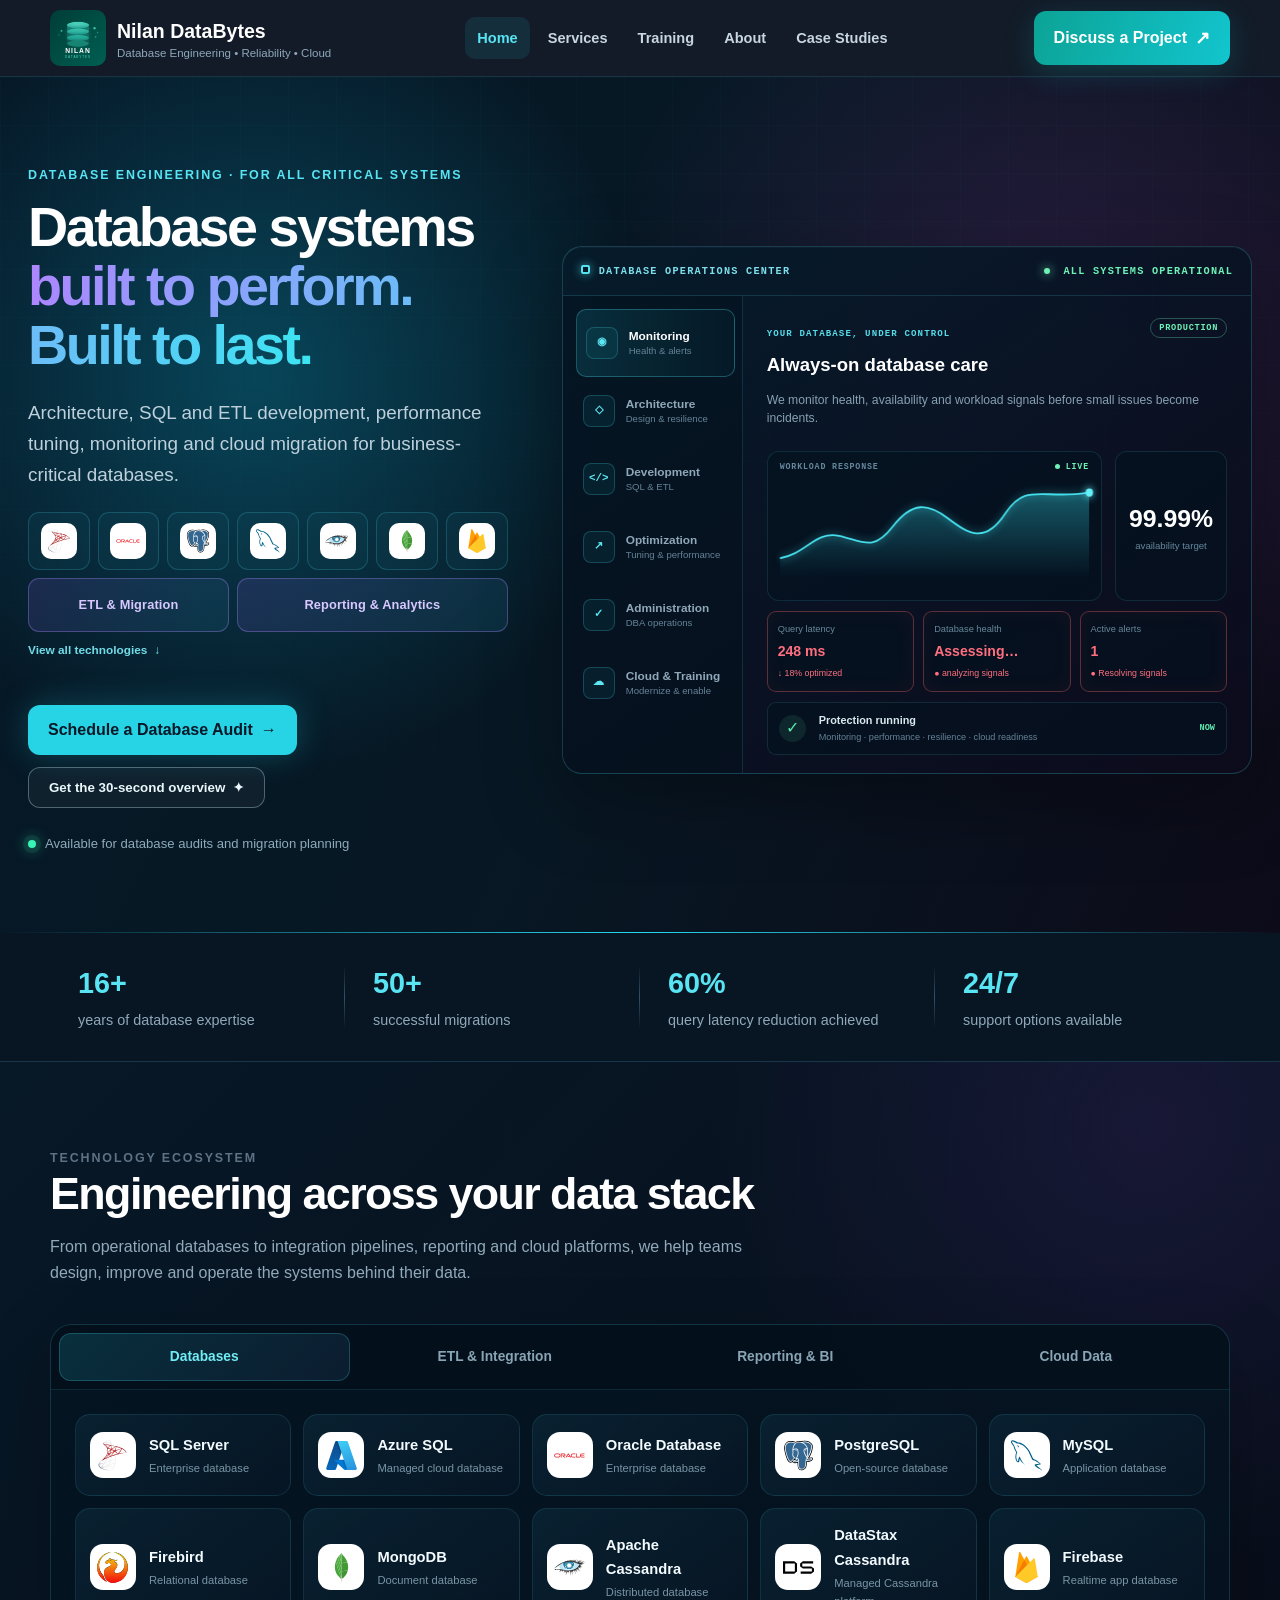
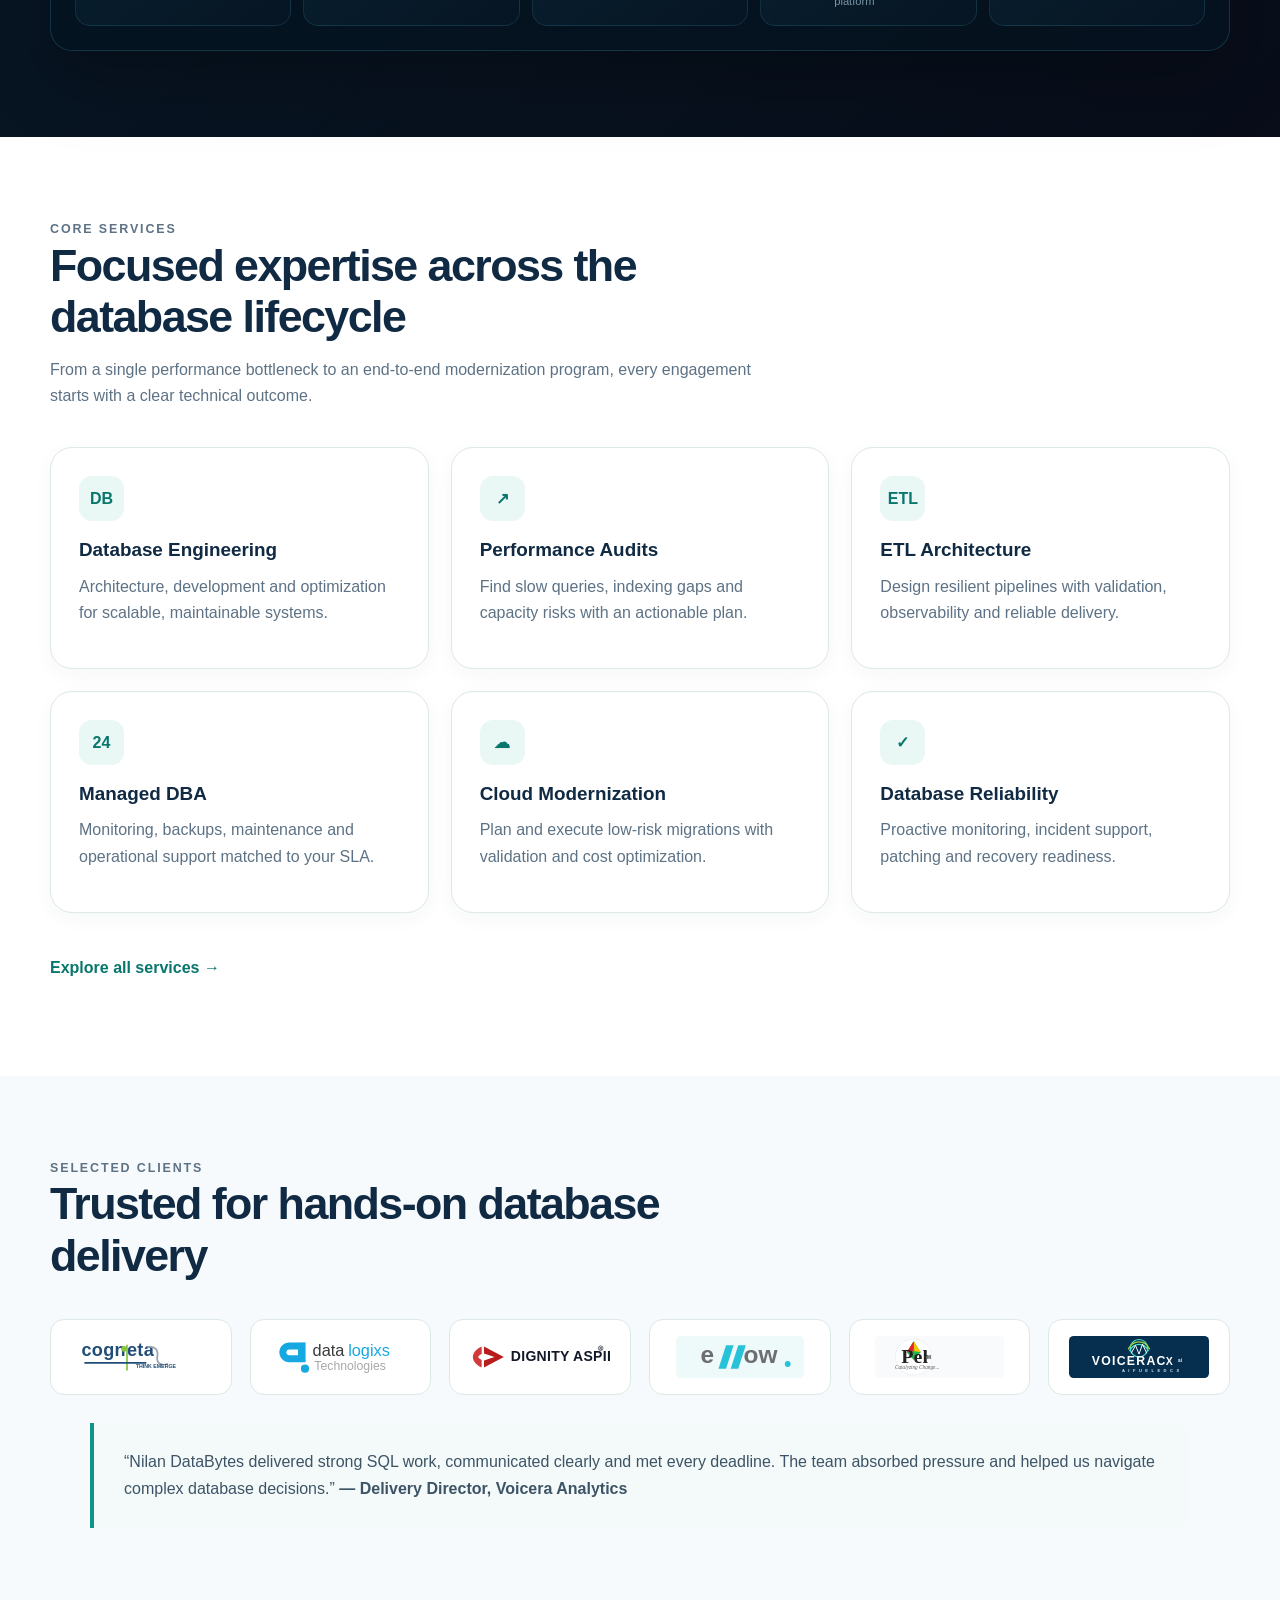
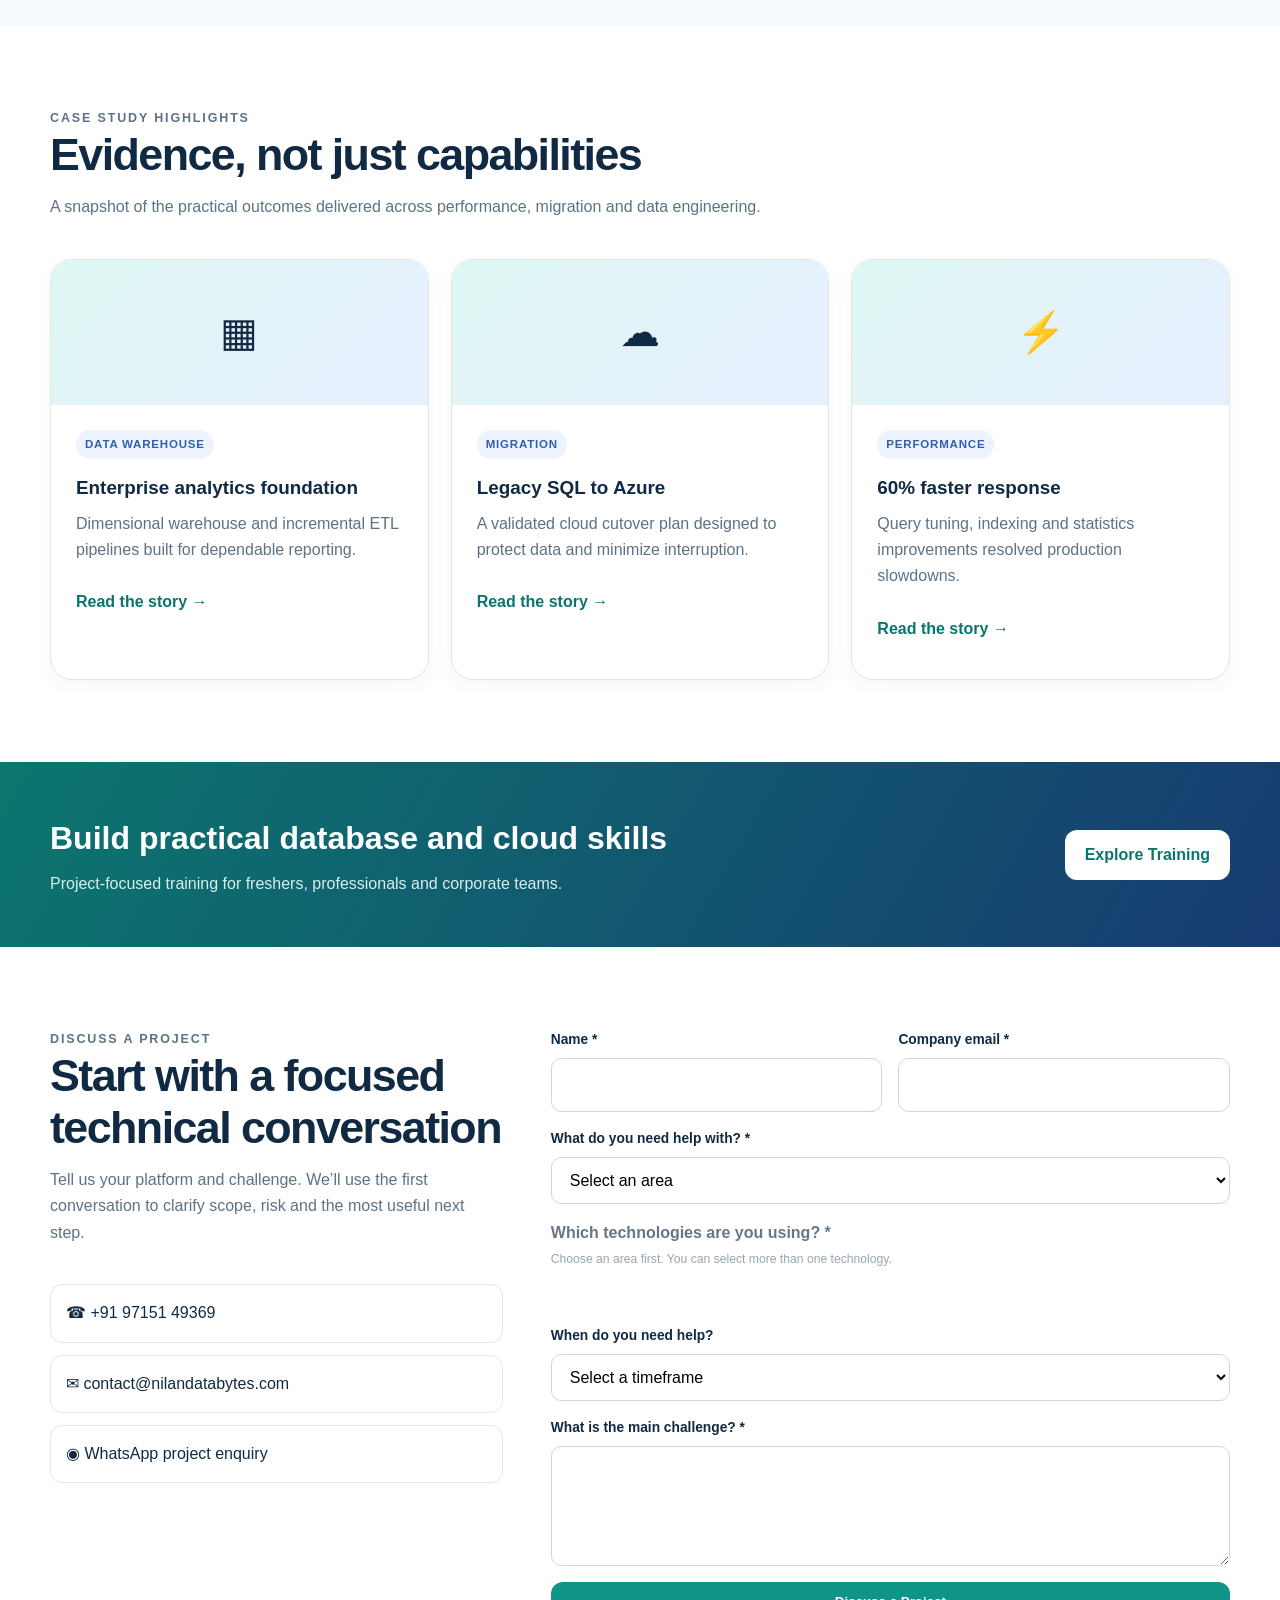
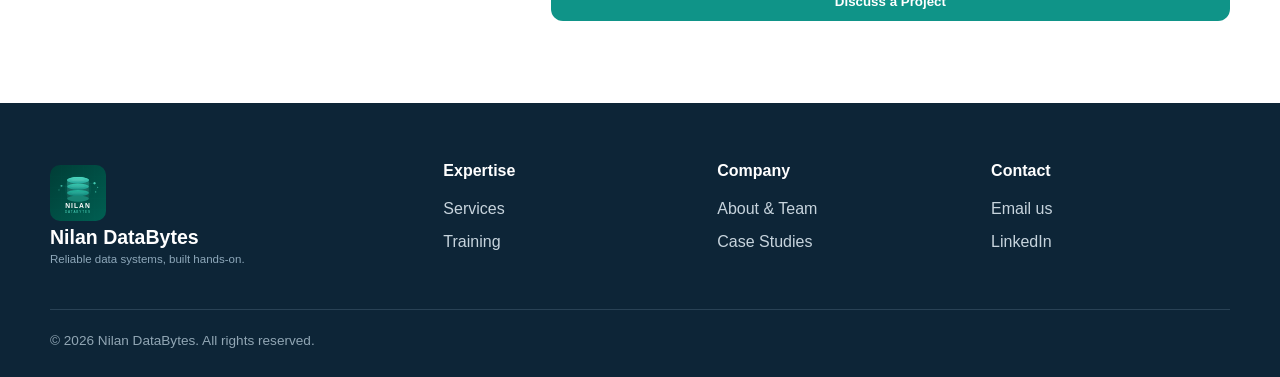
<file: index.html>
<!doctype html>
<html lang="en">
  <head>
    <meta charset="utf-8" />
    <meta name="viewport" content="width=device-width,initial-scale=1" />
    <title>Nilan DataBytes | Database Engineering & Cloud Migration</title>
    <meta
      name="description"
      content="Database engineering, ETL, performance audits, managed DBA and cloud migration for mission-critical systems."
    />
    <link rel="canonical" href="https://nilandatabytes.com/" />
    <meta name="theme-color" content="#071522" />
    <meta property="og:type" content="website" />
    <meta property="og:site_name" content="Nilan DataBytes" />
    <meta property="og:title" content="Nilan DataBytes | Database Engineering & Cloud Migration" />
    <meta property="og:description" content="Database engineering, ETL, performance audits, managed DBA and cloud migration for mission-critical systems." />
    <meta property="og:url" content="https://nilandatabytes.com/" />
    <meta property="og:image" content="https://nilandatabytes.com/assets/social-preview.png" />
    <meta property="og:image:width" content="1200" />
    <meta property="og:image:height" content="630" />
    <meta name="twitter:card" content="summary_large_image" />
    <meta name="twitter:title" content="Nilan DataBytes | Database Engineering & Cloud Migration" />
    <meta name="twitter:description" content="Engineering and operating dependable database and data-platform systems." />
    <meta name="twitter:image" content="https://nilandatabytes.com/assets/social-preview.png" />
    <script type="application/ld+json">
      {"@context":"https://schema.org","@type":"ProfessionalService","name":"Nilan DataBytes","url":"https://nilandatabytes.com/","logo":"https://nilandatabytes.com/logo.svg","email":"contact@nilandatabytes.com","telephone":"+91 97151 49369","description":"Database engineering, ETL, managed DBA, performance optimization, cloud migration and technical training.","areaServed":"Worldwide","sameAs":["https://www.linkedin.com/company/nilandatabytes/"]}
    </script>
    <link rel="icon" href="logo.svg" />
    <link rel="stylesheet" href="site.css" />
  </head>
  <body class="home">
    <header class="site-header">
      <div class="container nav-shell">
        <a class="brand" href="index.html"
          ><img src="logo.svg" alt="Nilan DataBytes" /><span
            ><strong>Nilan DataBytes</strong
            ><small>Database Engineering • Reliability • Cloud </small></span
          ></a
        >
        <nav class="main-nav" id="main-navigation" aria-label="Main navigation">
          <a class="active" href="index.html">Home</a
          ><a href="services.html">Services</a
          ><a href="training.html">Training</a><a href="about.html">About</a
          ><a href="case-studies.html">Case Studies</a>
        </nav>
        <a class="nav-cta interactive-cta" href="#contact"
          ><span>Discuss a Project</span
          ><span class="cta-arrow" aria-hidden="true">↗</span></a
        ><button class="menu" type="button" aria-label="Open menu" aria-expanded="false" aria-controls="main-navigation">
          ☰
        </button>
      </div>
    </header>
    <main>
      <section class="hero hero-tech">
        <div class="hero-grid-lines" aria-hidden="true"></div>
        <div class="container hero-grid">
          <div class="reveal hero-copy">
            <p class="eyebrow">Database engineering · for All critical systems</p>
            <h1>
              Database systems
              <span class="gradient">built to perform. Built to last.</span>
            </h1>
            <p class="lead">
              Architecture, SQL and ETL development, performance tuning,
              monitoring and cloud migration for business-critical databases.
            </p>
            <div class="hero-platforms" aria-label="Primary technologies">
              <div class="hero-platform" aria-label="SQL Server">
                <i class="tech-mark ms">SQL</i><span>SQL Server</span>
              </div>
              <div class="hero-platform" aria-label="Oracle">
                <i class="tech-mark oracle">O</i><span>Oracle</span>
              </div>
              <div class="hero-platform" aria-label="PostgreSQL">
                <i class="tech-mark pg">PG</i><span>PostgreSQL</span>
              </div>
              <div class="hero-platform" aria-label="MySQL">
                <i class="tech-mark my">my</i><span>MySQL</span>
              </div>
              <div class="hero-platform" aria-label="Apache Cassandra">
                <i class="tech-mark cassandra">C</i><span>Cassandra</span>
              </div>
              <div class="hero-platform" aria-label="MongoDB">
                <i class="tech-mark mongo">M</i><span>MongoDB</span>
              </div>
              <div class="hero-platform" aria-label="Firebase">
                <i class="tech-mark firebase">F</i><span>Firebase</span>
              </div>
              <a
                class="hero-platform hero-pathway etl-pathway"
                href="#technologies"
                data-open-tech="etl"
                aria-label="ETL and migration technologies"
                title="ETL / Migration"
              >
                <span>ETL & Migration</span>
              </a>
              <a
                class="hero-platform hero-pathway reporting-pathway"
                href="#technologies"
                data-open-tech="reporting"
                aria-label="Reporting and analytics technologies"
                title="Reporting / Analytics"
              >
                <span>Reporting & Analytics</span>
              </a>
            </div>
            <a class="view-tech-link" href="#technologies"
              >View all technologies <span>↓</span></a
            >
            <div class="actions">
              <a class="btn hero-primary" href="#contact"
                >Schedule a Database Audit <span>→</span></a
              ><button
                class="btn secondary hero-secondary ai-brief-trigger"
                type="button"
                aria-haspopup="dialog"
                aria-controls="nilanAiDrawer"
              >
                Get the 30-second overview <span aria-hidden="true">✦</span>
              </button>
            </div>
            <div class="hero-trust">
              <span class="status-dot"></span
              ><span>Available for database audits and migration planning</span>
            </div>
          </div>
          <div
            class="ops-console reveal"
            id="opsCenter"
            aria-label="Interactive database operations center"
          >
            <div class="ops-topbar">
              <div>
                <span class="console-mark"></span>DATABASE OPERATIONS CENTER
              </div>
              <div class="ops-live"><i></i> ALL SYSTEMS OPERATIONAL</div>
            </div>
            <div class="ops-layout">
              <div
                class="ops-services"
                role="list"
                aria-label="Database capabilities"
              >
                <button
                  class="ops-service active"
                  data-capability="monitoring"
                  data-title="Always-on database care"
                  data-description="We monitor health, availability and workload signals before small issues become incidents."
                  data-kpi="99.99%"
                  data-label="availability target"
                >
                  <span class="service-icon">◉</span
                  ><span><b>Monitoring</b><small>Health & alerts</small></span>
                </button>
                <button
                  class="ops-service"
                  data-capability="architecture"
                  data-title="Architecture built to scale"
                  data-description="We design schemas, data flows, resilience and capacity around how your business actually operates."
                  data-kpi="Scale"
                  data-label="without redesign"
                >
                  <span class="service-icon">◇</span
                  ><span
                    ><b>Architecture</b><small>Design & resilience</small></span
                  >
                </button>
                <button
                  class="ops-service"
                  data-capability="development"
                  data-title="Development that stays maintainable"
                  data-description="From stored procedures to ETL pipelines, we build clean database solutions your team can support."
                  data-kpi="Clean"
                  data-label="production delivery"
                >
                  <span class="service-icon">&lt;/&gt;</span
                  ><span><b>Development</b><small>SQL & ETL</small></span>
                </button>
                <button
                  class="ops-service"
                  data-capability="optimization"
                  data-title="Faster queries, lower cost"
                  data-description="Execution-plan analysis, indexing and workload tuning turn slow systems into responsive platforms."
                  data-kpi="60%"
                  data-label="latency reduction achieved"
                >
                  <span class="service-icon">↗</span
                  ><span
                    ><b>Optimization</b
                    ><small>Tuning & performance</small></span
                  >
                </button>
                <button
                  class="ops-service"
                  data-capability="administration"
                  data-title="Confident day-to-day administration"
                  data-description="Backups, recovery, patching, security and routine maintenance are handled with clear accountability."
                  data-kpi="24/7"
                  data-label="support options"
                >
                  <span class="service-icon">✓</span
                  ><span
                    ><b>Administration</b><small>DBA operations</small></span
                  >
                </button>
                <button
                  class="ops-service"
                  data-capability="cloud"
                  data-title="Modernize without migration drama"
                  data-description="We plan cloud moves, validate cutovers and right-size infrastructure across Azure, AWS and GCP."
                  data-kpi="50+"
                  data-label="migrations delivered"
                >
                  <span class="service-icon">☁</span
                  ><span
                    ><b>Cloud & Training</b
                    ><small>Modernize & enable</small></span
                  >
                </button>
              </div>
              <div class="ops-dashboard">
                <div class="dashboard-heading">
                  <div>
                    <small>YOUR DATABASE, UNDER CONTROL</small>
                    <h3 id="opsTitle">Always-on database care</h3>
                  </div>
                  <span class="environment">PRODUCTION</span>
                </div>
                <p id="opsDescription">
                  We monitor health, availability and workload signals before
                  small issues become incidents.
                </p>
                <div class="telemetry-row">
                  <div class="telemetry-chart">
                    <div class="chart-label">
                      <span>WORKLOAD RESPONSE</span><b><i></i> LIVE</b>
                    </div>
                    <svg
                      viewBox="0 0 420 130"
                      preserveAspectRatio="none"
                      aria-hidden="true"
                    >
                      <defs>
                        <linearGradient
                          id="chartFill"
                          x1="0"
                          y1="0"
                          x2="0"
                          y2="1"
                        >
                          <stop stop-color="#37dfee" stop-opacity=".35" />
                          <stop
                            offset="1"
                            stop-color="#37dfee"
                            stop-opacity="0"
                          />
                        </linearGradient>
                      </defs>
                      <path
                        class="chart-area"
                        d="M0 105 C35 100 48 72 80 78 S126 98 153 67 S201 39 228 57 S278 89 306 51 S355 35 420 26 L420 130 L0 130Z"
                      />
                      <path
                        class="chart-line"
                        d="M0 105 C35 100 48 72 80 78 S126 98 153 67 S201 39 228 57 S278 89 306 51 S355 35 420 26"
                      />
                      <circle class="chart-pulse" cx="420" cy="26" r="5" />
                    </svg>
                  </div>
                  <div class="ops-kpi" id="availabilityCard">
                    <strong id="opsKpi">99.99%</strong
                    ><span id="opsKpiLabel">availability target</span>
                  </div>
                </div>
                <div class="health-grid">
                  <div id="latencyCard">
                    <span id="metricOneLabel">Query latency</span
                    ><strong id="latencyValue">42 ms</strong
                    ><small class="good" id="latencyChange"
                      >↓ 18% optimized</small
                    >
                  </div>
                  <div id="healthCard">
                    <span id="metricTwoLabel">Database health</span
                    ><strong id="healthValue">Stable</strong
                    ><small class="good" id="healthChange"
                      >✓ Checks passed</small
                    >
                  </div>
                  <div id="alertsCard">
                    <span id="metricThreeLabel">Active alerts</span
                    ><strong id="alertsValue">0</strong
                    ><small class="good" id="alertsChange">● Healthy</small>
                  </div>
                </div>
                <div class="activity-line">
                  <span class="activity-icon" id="activityIcon">✓</span>
                  <div class="activity-copy" id="activityCopy">
                    <b id="activityTitle">Protection running</b
                    ><small id="activityDetail"
                      >Monitoring · performance · resilience · cloud
                      readiness</small
                    >
                  </div>
                  <div
                    class="training-tech-list"
                    id="trainingTechList"
                    aria-label="Technologies we train"
                    hidden
                  >
                    <b>Technologies we train</b>
                    <span>SQL Server</span><span>PostgreSQL</span
                    ><span>MySQL</span><span>SSIS</span><span>ADF</span
                    ><span>Azure</span><span>GCP</span><span>Databricks</span>
                  </div>
                  <time id="activityTime">NOW</time>
                </div>
              </div>
            </div>
          </div>
        </div>
      </section>
      <section class="proof">
        <div class="container proof-row">
          <div class="proof-item">
            <strong>16+</strong><span>years of database expertise</span>
          </div>
          <div class="proof-item">
            <strong>50+</strong><span>successful migrations</span>
          </div>
          <div class="proof-item">
            <strong>60%</strong><span>query latency reduction achieved</span>
          </div>
          <div class="proof-item">
            <strong>24/7</strong><span>support options available</span>
          </div>
        </div>
      </section>
      <section class="technology-section" id="technologies">
        <div class="container">
          <div class="section-head technology-heading">
            <p class="eyebrow">Technology ecosystem</p>
            <h2>Engineering across your data stack</h2>
            <p>
              From operational databases to integration pipelines, reporting and
              cloud platforms, we help teams design, improve and operate the
              systems behind their data.
            </p>
          </div>
          <div class="technology-explorer">
            <div
              class="technology-tabs"
              role="tablist"
              aria-label="Technology categories"
            >
              <button
                role="tab"
                id="tab-databases"
                aria-controls="panel-databases"
                aria-selected="true"
                data-tech-tab="databases"
              >
                Databases
              </button>
              <button
                role="tab"
                id="tab-etl"
                aria-controls="panel-etl"
                aria-selected="false"
                tabindex="-1"
                data-tech-tab="etl"
              >
                ETL & Integration
              </button>
              <button
                role="tab"
                id="tab-reporting"
                aria-controls="panel-reporting"
                aria-selected="false"
                tabindex="-1"
                data-tech-tab="reporting"
              >
                Reporting & BI
              </button>
              <button
                role="tab"
                id="tab-cloud"
                aria-controls="panel-cloud"
                aria-selected="false"
                tabindex="-1"
                data-tech-tab="cloud"
              >
                Cloud Data
              </button>
            </div>
            <div
              class="technology-panel"
              id="panel-databases"
              role="tabpanel"
              aria-labelledby="tab-databases"
              data-tech-panel="databases"
            >
              <article class="technology-card">
                <i class="tech-mark ms">SQL</i>
                <div><b>SQL Server</b><small>Enterprise database</small></div>
              </article>
              <article class="technology-card">
                <i class="tech-mark az">AZ</i>
                <div><b>Azure SQL</b><small>Managed cloud database</small></div>
              </article>
              <article class="technology-card">
                <i class="tech-mark oracle">O</i>
                <div>
                  <b>Oracle Database</b><small>Enterprise database</small>
                </div>
              </article>
              <article class="technology-card">
                <i class="tech-mark pg">PG</i>
                <div><b>PostgreSQL</b><small>Open-source database</small></div>
              </article>
              <article class="technology-card">
                <i class="tech-mark my">my</i>
                <div><b>MySQL</b><small>Application database</small></div>
              </article>
              <article class="technology-card">
                <i class="tech-mark firebird">FB</i>
                <div><b>Firebird</b><small>Relational database</small></div>
              </article>
              <article class="technology-card">
                <i class="tech-mark mongo">M</i>
                <div><b>MongoDB</b><small>Document database</small></div>
              </article>
              <article class="technology-card">
                <i class="tech-mark cassandra">C</i>
                <div>
                  <b>Apache Cassandra</b><small>Distributed database</small>
                </div>
              </article>
              <article class="technology-card">
                <i class="tech-mark datastax">DS</i>
                <div>
                  <b>DataStax Cassandra</b
                  ><small>Managed Cassandra platform</small>
                </div>
              </article>
              <article class="technology-card">
                <i class="tech-mark firebase">F</i>
                <div><b>Firebase</b><small>Realtime app database</small></div>
              </article>
            </div>
            <div
              class="technology-panel"
              id="panel-etl"
              role="tabpanel"
              aria-labelledby="tab-etl"
              data-tech-panel="etl"
              hidden
            >
              <article class="technology-card">
                <i class="tech-mark ssis">SSIS</i>
                <div><b>SSIS</b><small>Data integration</small></div>
              </article>
              <article class="technology-card">
                <i class="tech-mark adf">ADF</i>
                <div>
                  <b>Azure Data Factory</b><small>Cloud orchestration</small>
                </div>
              </article>
              <article class="technology-card">
                <i class="tech-mark talend">T</i>
                <div><b>Talend</b><small>Integration platform</small></div>
              </article>
              <article class="technology-card">
                <i class="tech-mark bricks">◆</i>
                <div><b>Databricks</b><small>Lakehouse engineering</small></div>
              </article>
              <article class="technology-card">
                <i class="tech-mark python">PY</i>
                <div><b>Python</b><small>Data engineering</small></div>
              </article>
            </div>
            <div
              class="technology-panel"
              id="panel-reporting"
              role="tabpanel"
              aria-labelledby="tab-reporting"
              data-tech-panel="reporting"
              hidden
            >
              <article class="technology-card">
                <i class="tech-mark ssrs">SSRS</i>
                <div><b>SSRS</b><small>Operational reporting</small></div>
              </article>
              <article class="technology-card">
                <i class="tech-mark pbi">BI</i>
                <div><b>Power BI</b><small>Business intelligence</small></div>
              </article>
              <article class="technology-card">
                <i class="tech-mark pbi">P</i>
                <div>
                  <b>Paginated Reports</b><small>Pixel-perfect reporting</small>
                </div>
              </article>
            </div>
            <div
              class="technology-panel"
              id="panel-cloud"
              role="tabpanel"
              aria-labelledby="tab-cloud"
              data-tech-panel="cloud"
              hidden
            >
              <article class="technology-card">
                <i class="tech-mark az">MI</i>
                <div><b>Azure SQL MI</b><small>Managed instance</small></div>
              </article>
              <article class="technology-card">
                <i class="tech-mark syn">SYN</i>
                <div><b>Azure Synapse</b><small>Analytics platform</small></div>
              </article>
              <article class="technology-card">
                <i class="tech-mark bricks">◆</i>
                <div><b>Azure Databricks</b><small>Cloud lakehouse</small></div>
              </article>
              <article class="technology-card">
                <i class="tech-mark aws">AWS</i>
                <div>
                  <b>Amazon Web Services</b><small>Cloud data services</small>
                </div>
              </article>
              <article class="technology-card">
                <i class="tech-mark gcp">GCP</i>
                <div>
                  <b>Google Cloud Platform</b><small>Cloud data services</small>
                </div>
              </article>
              <article class="technology-card">
                <i class="tech-mark bq">BQ</i>
                <div><b>BigQuery</b><small>Cloud data warehouse</small></div>
              </article>
              <article class="technology-card">
                <i class="tech-mark snowflake">SF</i>
                <div><b>Snowflake</b><small>Cloud data platform</small></div>
              </article>
            </div>
          </div>
        </div>
      </section>
      <section class="section" id="services">
        <div class="container">
          <div class="section-head">
            <p class="eyebrow">Core services</p>
            <h2>Focused expertise across the database lifecycle</h2>
            <p>
              From a single performance bottleneck to an end-to-end
              modernization program, every engagement starts with a clear
              technical outcome.
            </p>
          </div>
          <div class="grid three">
            <article class="card">
              <span class="icon">DB</span>
              <h3>Database Engineering</h3>
              <p>
                Architecture, development and optimization for scalable,
                maintainable systems.
              </p>
            </article>
            <article class="card">
              <span class="icon">↗</span>
              <h3>Performance Audits</h3>
              <p>
                Find slow queries, indexing gaps and capacity risks with an
                actionable plan.
              </p>
            </article>
            <article class="card">
              <span class="icon">ETL</span>
              <h3>ETL Architecture</h3>
              <p>
                Design resilient pipelines with validation, observability and
                reliable delivery.
              </p>
            </article>
            <article class="card">
              <span class="icon">24</span>
              <h3>Managed DBA</h3>
              <p>
                Monitoring, backups, maintenance and operational support matched
                to your SLA.
              </p>
            </article>
            <article class="card">
              <span class="icon">☁</span>
              <h3>Cloud Modernization</h3>
              <p>
                Plan and execute low-risk migrations with validation and cost
                optimization.
              </p>
            </article>
            <article class="card">
              <span class="icon">✓</span>
              <h3>Database Reliability</h3>
              <p>
                Proactive monitoring, incident support, patching and recovery
                readiness.
              </p>
            </article>
          </div>
          <div class="actions">
            <a class="btn text" href="services.html">Explore all services →</a>
          </div>
        </div>
      </section>
      <section class="section alt">
        <div class="container">
          <div class="section-head">
            <p class="eyebrow">Selected clients</p>
            <h2>Trusted for hands-on database delivery</h2>
          </div>
          <div class="logos">
            <div class="logo-card">
              <img src="assets/client-logos/cogneta.svg" alt="Cogneta" />
            </div>
            <div class="logo-card">
              <img src="assets/client-logos/datalogixs.svg" alt="Datalogixs" />
            </div>
            <div class="logo-card">
              <img
                src="assets/client-logos/dignity-aspire.svg"
                alt="Dignity Aspire"
              />
            </div>
            <div class="logo-card">
              <img src="assets/client-logos/ellow.svg" alt="Ellow" />
            </div>
            <div class="logo-card">
              <img
                src="assets/client-logos/pelsoftlabs.svg"
                alt="Pelsoftlabs"
              />
            </div>
            <div class="logo-card">
              <img src="assets/client-logos/voiceracx.svg" alt="Voicera CX" />
            </div>
          </div>
          <blockquote class="quote">
            “Nilan DataBytes delivered strong SQL work, communicated clearly and
            met every deadline. The team absorbed pressure and helped us
            navigate complex database decisions.”
            <strong>— Delivery Director, Voicera Analytics</strong>
          </blockquote>
        </div>
      </section>
      <section class="section">
        <div class="container">
          <div class="section-head">
            <p class="eyebrow">Case study highlights</p>
            <h2>Evidence, not just capabilities</h2>
            <p>
              A snapshot of the practical outcomes delivered across performance,
              migration and data engineering.
            </p>
          </div>
          <div class="grid three">
            <article class="card case-card">
              <div class="case-art">▦</div>
              <div class="case-body">
                <span class="tag">Data warehouse</span>
                <h3>Enterprise analytics foundation</h3>
                <p>
                  Dimensional warehouse and incremental ETL pipelines built for
                  dependable reporting.
                </p>
                <a class="btn text" href="case-studies.html#warehouse"
                  >Read the story →</a
                >
              </div>
            </article>
            <article class="card case-card">
              <div class="case-art">☁</div>
              <div class="case-body">
                <span class="tag">Migration</span>
                <h3>Legacy SQL to Azure</h3>
                <p>
                  A validated cloud cutover plan designed to protect data and
                  minimize interruption.
                </p>
                <a class="btn text" href="case-studies.html#migration"
                  >Read the story →</a
                >
              </div>
            </article>
            <article class="card case-card">
              <div class="case-art">⚡</div>
              <div class="case-body">
                <span class="tag">Performance</span>
                <h3>60% faster response</h3>
                <p>
                  Query tuning, indexing and statistics improvements resolved
                  production slowdowns.
                </p>
                <a class="btn text" href="case-studies.html#performance"
                  >Read the story →</a
                >
              </div>
            </article>
          </div>
        </div>
      </section>
      <section class="cta-band">
        <div class="container cta-row">
          <div>
            <h2>Build practical database and cloud skills</h2>
            <p>
              Project-focused training for freshers, professionals and corporate
              teams.
            </p>
          </div>
          <a class="btn" href="training.html">Explore Training</a>
        </div>
      </section>
      <section class="section" id="contact">
        <div class="container contact-grid">
          <div>
            <div class="section-head">
              <p class="eyebrow">Discuss a project</p>
              <h2>Start with a focused technical conversation</h2>
              <p>
                Tell us your platform and challenge. We’ll use the first
                conversation to clarify scope, risk and the most useful next
                step.
              </p>
            </div>
            <div class="contact-list">
              <a href="tel:+919715149369">☎ +91 97151 49369</a
              ><a href="mailto:contact@nilandatabytes.com"
                >✉ contact@nilandatabytes.com</a
              ><a href="https://wa.me/919715149369"
                >◉ WhatsApp project enquiry</a
              >
            </div>
          </div>
          <form
            class="form"
            action="https://formspree.io/f/mbdwaqnp"
            method="post"
          >
            <div class="field">
              <label for="name">Name *</label
              ><input id="name" name="name" required />
            </div>
            <div class="field">
              <label for="email">Company email *</label
              ><input id="email" type="email" name="email" required />
            </div>
            <div class="field full">
              <label for="helpType">What do you need help with? *</label
              ><select id="helpType" name="help_type" required>
                <option value="">Select an area</option>
                <option value="database">Database engineering</option>
                <option value="etl">ETL & data integration</option>
                <option value="reporting">
                  Reporting & business intelligence
                </option>
                <option value="cloud">Cloud migration and modernization</option>
                <option value="performance">Performance optimization</option>
                <option value="monitoring">Monitoring and managed DBA</option>
                <option value="training">Technical training</option>
                <option value="unsure">Not sure yet</option>
              </select>
            </div>
            <fieldset
              class="field full technology-field"
              id="technologyField"
              disabled
            >
              <legend>Which technologies are you using? *</legend>
              <p class="field-hint" id="technologyHint">
                Choose an area first. You can select more than one technology.
              </p>
              <div
                class="form-tech-options"
                id="formTechOptions"
                role="group"
                aria-describedby="technologyHint technologyError"
              ></div>
              <input
                type="hidden"
                id="selectedTechnologies"
                name="technologies"
              />
              <p
                class="field-error"
                id="technologyError"
                aria-live="polite"
              ></p>
            </fieldset>
            <div class="field full">
              <label for="timeline">When do you need help?</label>
              <select id="timeline" name="timeline">
                <option value="">Select a timeframe</option>
                <option>Planning and research</option>
                <option>Within three months</option>
                <option>This month</option>
                <option>Production issue</option>
                <option>Not sure</option>
              </select>
            </div>
            <div class="field full">
              <label for="message">What is the main challenge? *</label
              ><textarea id="message" name="message" required></textarea>
            </div>
            <div class="field full">
              <button class="btn" type="submit">Discuss a Project</button>
            </div>
          </form>
        </div>
      </section>
    </main>
    <div class="ai-drawer-overlay" data-ai-close hidden></div>
    <aside
      class="ai-drawer"
      id="nilanAiDrawer"
      role="dialog"
      aria-modal="true"
      aria-labelledby="aiDrawerTitle"
      aria-hidden="true"
      inert
      tabindex="-1"
    >
      <header class="ai-drawer-header">
        <div class="ai-identity">
          <span class="ai-orb" aria-hidden="true"><i></i></span>
          <div>
            <small>GUIDED COMPANY OVERVIEW</small>
            <h2 id="aiDrawerTitle">Nilan AI Brief</h2>
          </div>
        </div>
        <button
          class="ai-close"
          type="button"
          data-ai-close
          aria-label="Close Nilan AI Brief"
        >
          ×
        </button>
      </header>
      <div class="ai-drawer-body">
        <div class="ai-summary-card">
          <div class="ai-message-label">
            <span class="ai-spark">✦</span> APPROVED COMPANY SUMMARY
          </div>
          <div class="ai-typing" id="aiTyping" aria-live="polite">
            <span></span><span></span><span></span>
          </div>
          <p id="aiSummary"></p>
        </div>

        <div class="ai-guided-content" id="aiGuidedContent" hidden>
          <div class="ai-metrics" aria-label="Company metrics">
            <div>
              <strong>16+</strong><span>years of database experience</span>
            </div>
            <div><strong>50+</strong><span>completed migrations</span></div>
            <div>
              <strong>Up to 60%</strong
              ><span>latency reduction in a featured engagement</span>
            </div>
            <div>
              <strong>24/7</strong><span>support options available</span>
            </div>
          </div>

          <section class="ai-question" aria-labelledby="aiQuestionTitle">
            <p class="ai-step">CHOOSE YOUR PRIORITY</p>
            <h3 id="aiQuestionTitle">
              What database challenge are you facing?
            </h3>
            <div class="ai-options">
              <button type="button" data-ai-topic="performance">
                <span>↗</span>Slow application or queries
              </button>
              <button type="button" data-ai-topic="monitoring">
                <span>◉</span>Database monitoring
              </button>
              <button type="button" data-ai-topic="administration">
                <span>✓</span>DBA administration and support
              </button>
              <button type="button" data-ai-topic="migration">
                <span>☁</span>Cloud migration
              </button>
              <button type="button" data-ai-topic="development">
                <span>&lt;/&gt;</span>Database or ETL development
              </button>
              <button type="button" data-ai-topic="training">
                <span>◇</span>Database and cloud training
              </button>
            </div>
          </section>

          <section
            class="ai-recommendation"
            id="aiRecommendation"
            aria-live="polite"
            hidden
          >
            <div class="ai-message-label">
              <span class="ai-spark">✦</span> RECOMMENDED NEXT STEP
            </div>
            <h3 id="aiResponseTitle"></h3>
            <p id="aiResponseText"></p>
            <div class="ai-service-line">
              <small>RECOMMENDED SERVICE</small
              ><strong id="aiResponseService"></strong>
            </div>
            <a class="btn ai-contact" href="#contact"
              >Talk to a Database Expert <span>→</span></a
            >
          </section>
        </div>
      </div>
      <footer class="ai-drawer-footer">
        <span><i></i> Guided, approved information</span>
        <span>No external AI or visitor-data processing</span>
      </footer>
    </aside>
    <footer class="footer">
      <div class="container">
        <div class="footer-grid">
          <div>
            <a class="brand" href="index.html"
              ><img src="logo.svg" alt="" /><span
                ><strong>Nilan DataBytes</strong
                ><small>Reliable data systems, built hands-on.</small></span
              ></a
            >
          </div>
          <div>
            <h4>Expertise</h4>
            <a href="services.html">Services</a
            ><a href="training.html">Training</a>
          </div>
          <div>
            <h4>Company</h4>
            <a href="about.html">About & Team</a
            ><a href="case-studies.html">Case Studies</a>
          </div>
          <div>
            <h4>Contact</h4>
            <a href="mailto:contact@nilandatabytes.com">Email us</a
            ><a href="https://www.linkedin.com/company/113022948">LinkedIn</a>
          </div>
        </div>
        <div class="footer-bottom">
          © <span data-year></span> Nilan DataBytes. All rights reserved.
        </div>
      </div>
    </footer>
    <script src="site.js"></script>
  </body>
</html>
</file>
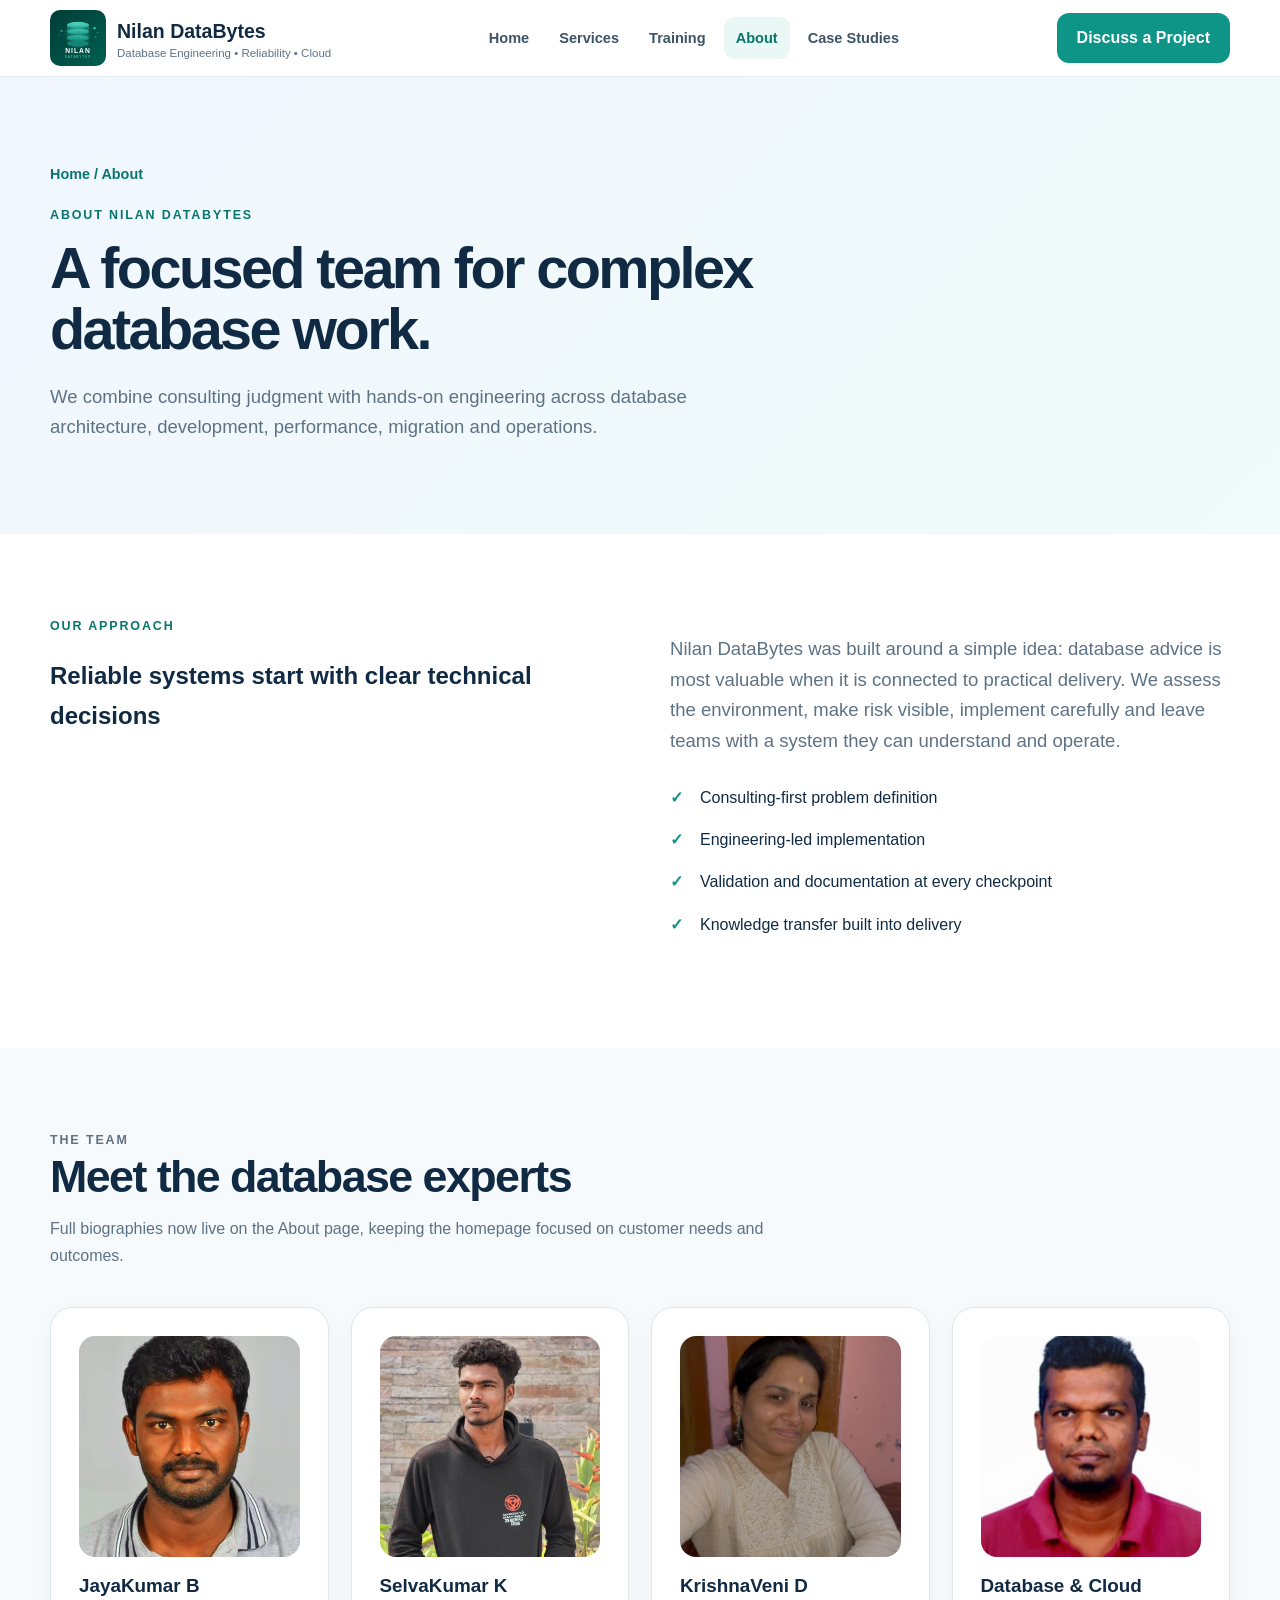
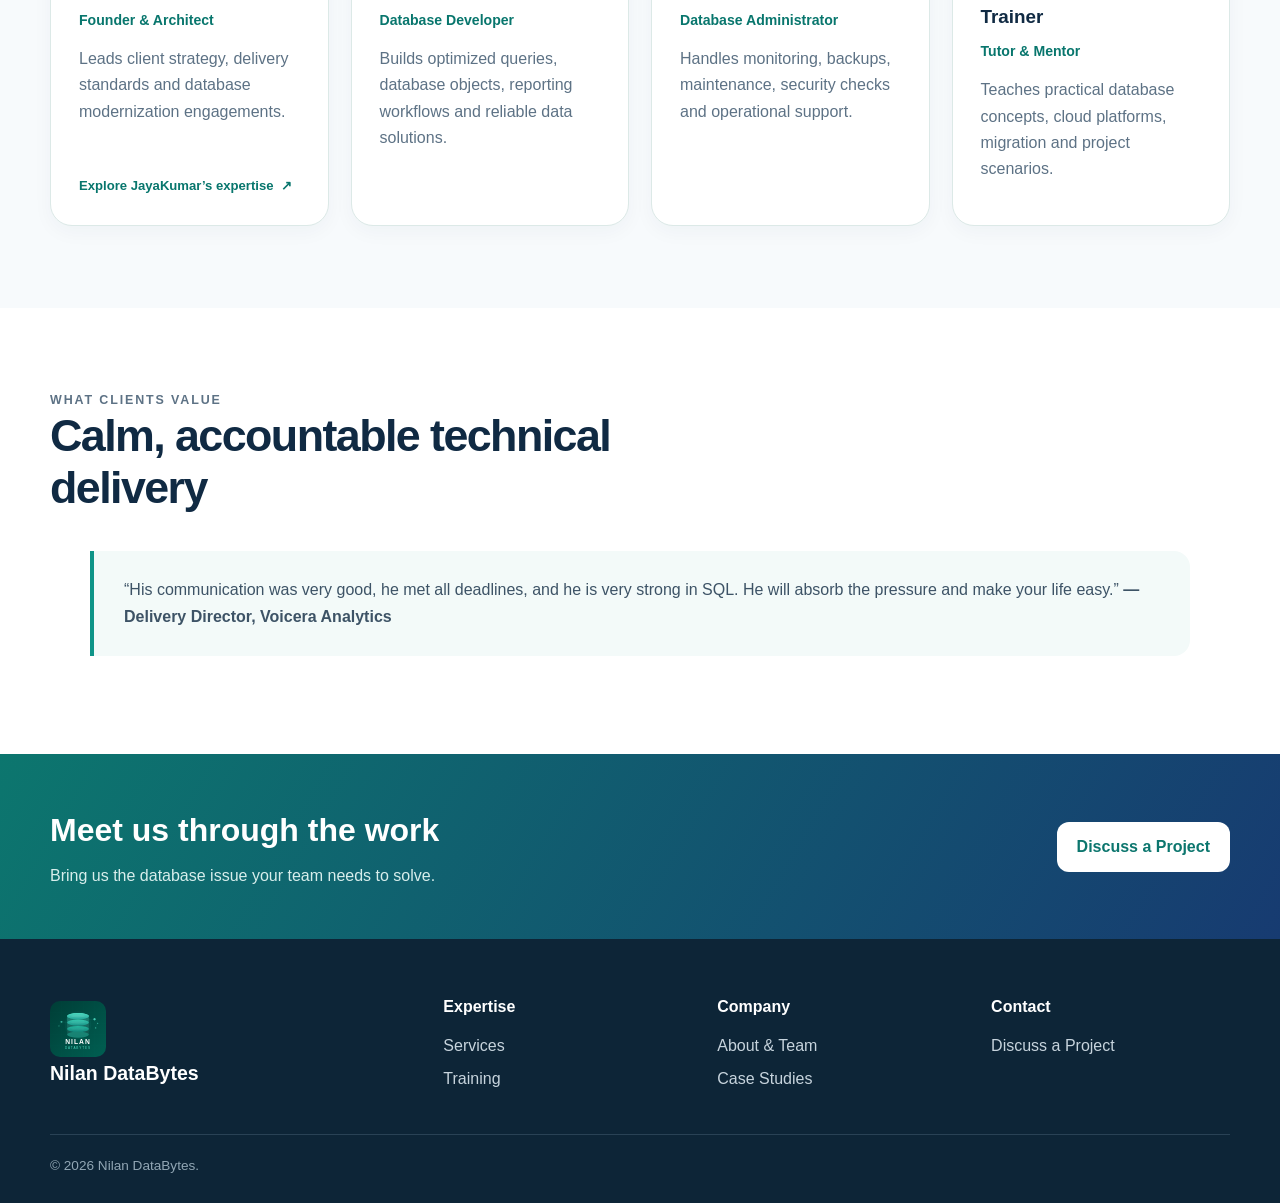
<file: about.html>
<!doctype html>
<html lang="en">
  <head>
    <meta charset="utf-8" />
    <meta name="viewport" content="width=device-width,initial-scale=1" />
    <title>About Nilan DataBytes | Database Experts</title>
    <meta
      name="description"
      content="Meet the Nilan DataBytes team and learn how we approach database engineering and support."
    />
    <link rel="canonical" href="https://nilandatabytes.com/about.html" />
    <meta name="theme-color" content="#071522" />
    <meta property="og:type" content="website" />
    <meta property="og:site_name" content="Nilan DataBytes" />
    <meta property="og:title" content="About Nilan DataBytes | Database Experts" />
    <meta property="og:description" content="Meet the Nilan DataBytes team and learn how we approach database engineering and support." />
    <meta property="og:url" content="https://nilandatabytes.com/about.html" />
    <meta property="og:image" content="https://nilandatabytes.com/assets/social-preview.png" />
    <meta name="twitter:card" content="summary_large_image" />
    <link rel="icon" href="logo.svg" />
    <link rel="stylesheet" href="site.css" />
  </head>
  <body>
    <header class="site-header">
      <div class="container nav-shell">
        <a class="brand" href="index.html"
          ><img src="logo.svg" alt="Nilan DataBytes" /><span
            ><strong>Nilan DataBytes</strong
            ><small>Database Engineering • Reliability • Cloud</small></span
          ></a
        >
        <nav class="main-nav" id="main-navigation" aria-label="Main navigation">
          <a href="index.html">Home</a><a href="services.html">Services</a
          ><a href="training.html">Training</a
          ><a class="active" href="about.html">About</a
          ><a href="case-studies.html">Case Studies</a>
        </nav>
        <a class="nav-cta" href="index.html#contact">Discuss a Project</a
        ><button class="menu" type="button" aria-label="Open menu" aria-expanded="false" aria-controls="main-navigation">☰</button>
      </div>
    </header>
    <main>
      <section class="page-hero">
        <div class="container">
          <p class="breadcrumb">Home / About</p>
          <p class="eyebrow">About Nilan DataBytes</p>
          <h1>A focused team for complex database work.</h1>
          <p class="lead">
            We combine consulting judgment with hands-on engineering across
            database architecture, development, performance, migration and
            operations.
          </p>
        </div>
      </section>
      <section class="section">
        <div class="container split">
          <div>
            <p class="eyebrow">Our approach</p>
            <h2>Reliable systems start with clear technical decisions</h2>
          </div>
          <div>
            <p class="lead">
              Nilan DataBytes was built around a simple idea: database advice is
              most valuable when it is connected to practical delivery. We
              assess the environment, make risk visible, implement carefully and
              leave teams with a system they can understand and operate.
            </p>
            <ul class="checks">
              <li>Consulting-first problem definition</li>
              <li>Engineering-led implementation</li>
              <li>Validation and documentation at every checkpoint</li>
              <li>Knowledge transfer built into delivery</li>
            </ul>
          </div>
        </div>
      </section>
      <section class="section alt">
        <div class="container">
          <div class="section-head">
            <p class="eyebrow">The team</p>
            <h2>Meet the database experts</h2>
            <p>
              Full biographies now live on the About page, keeping the homepage
              focused on customer needs and outcomes.
            </p>
          </div>
          <div class="grid four">
            <article class="card team-card">
              <img src="assets/team/Jay.jpeg" alt="JayaKumar B" />
              <h3>JayaKumar B</h3>
              <p class="role">Founder & Architect</p>
              <p>
                Leads client strategy, delivery standards and database
                modernization engagements.
              </p>
              <a
                class="profile-link"
                href="https://jayakumarb.netlify.app/"
                target="_blank"
                rel="noopener noreferrer"
                >Explore JayaKumar’s expertise
                <span aria-hidden="true">↗</span></a
              >
            </article>
            <article class="card team-card">
              <img src="assets/team/Selva.jpeg" alt="SelvaKumar K" />
              <h3>SelvaKumar K</h3>
              <p class="role">Database Developer</p>
              <p>
                Builds optimized queries, database objects, reporting workflows
                and reliable data solutions.
              </p>
            </article>
            <article class="card team-card">
              <img src="assets/team/Veni.jpeg" alt="KrishnaVeni D" />
              <h3>KrishnaVeni D</h3>
              <p class="role">Database Administrator</p>
              <p>
                Handles monitoring, backups, maintenance, security checks and
                operational support.
              </p>
            </article>
            <article class="card team-card">
              <img
                src="assets/team/database-cloud-trainer.jpg"
                alt="Database and cloud trainer"
              />
              <h3>Database & Cloud Trainer</h3>
              <p class="role">Tutor & Mentor</p>
              <p>
                Teaches practical database concepts, cloud platforms, migration
                and project scenarios.
              </p>
            </article>
          </div>
        </div>
      </section>
      <section class="section">
        <div class="container">
          <div class="section-head">
            <p class="eyebrow">What clients value</p>
            <h2>Calm, accountable technical delivery</h2>
          </div>
          <blockquote class="quote">
            “His communication was very good, he met all deadlines, and he is
            very strong in SQL. He will absorb the pressure and make your life
            easy.” <strong>— Delivery Director, Voicera Analytics</strong>
          </blockquote>
        </div>
      </section>
      <section class="cta-band">
        <div class="container cta-row">
          <div>
            <h2>Meet us through the work</h2>
            <p>Bring us the database issue your team needs to solve.</p>
          </div>
          <a class="btn" href="index.html#contact">Discuss a Project</a>
        </div>
      </section>
    </main>
    <footer class="footer">
      <div class="container">
        <div class="footer-grid">
          <div>
            <a class="brand" href="index.html"
              ><img src="logo.svg" alt="" /><span
                ><strong>Nilan DataBytes</strong></span
              ></a
            >
          </div>
          <div>
            <h4>Expertise</h4>
            <a href="services.html">Services</a
            ><a href="training.html">Training</a>
          </div>
          <div>
            <h4>Company</h4>
            <a href="about.html">About & Team</a
            ><a href="case-studies.html">Case Studies</a>
          </div>
          <div>
            <h4>Contact</h4>
            <a href="index.html#contact">Discuss a Project</a>
          </div>
        </div>
        <div class="footer-bottom">
          © <span data-year></span> Nilan DataBytes.
        </div>
      </div>
    </footer>
    <script src="site.js"></script>
  </body>
</html>
</file>
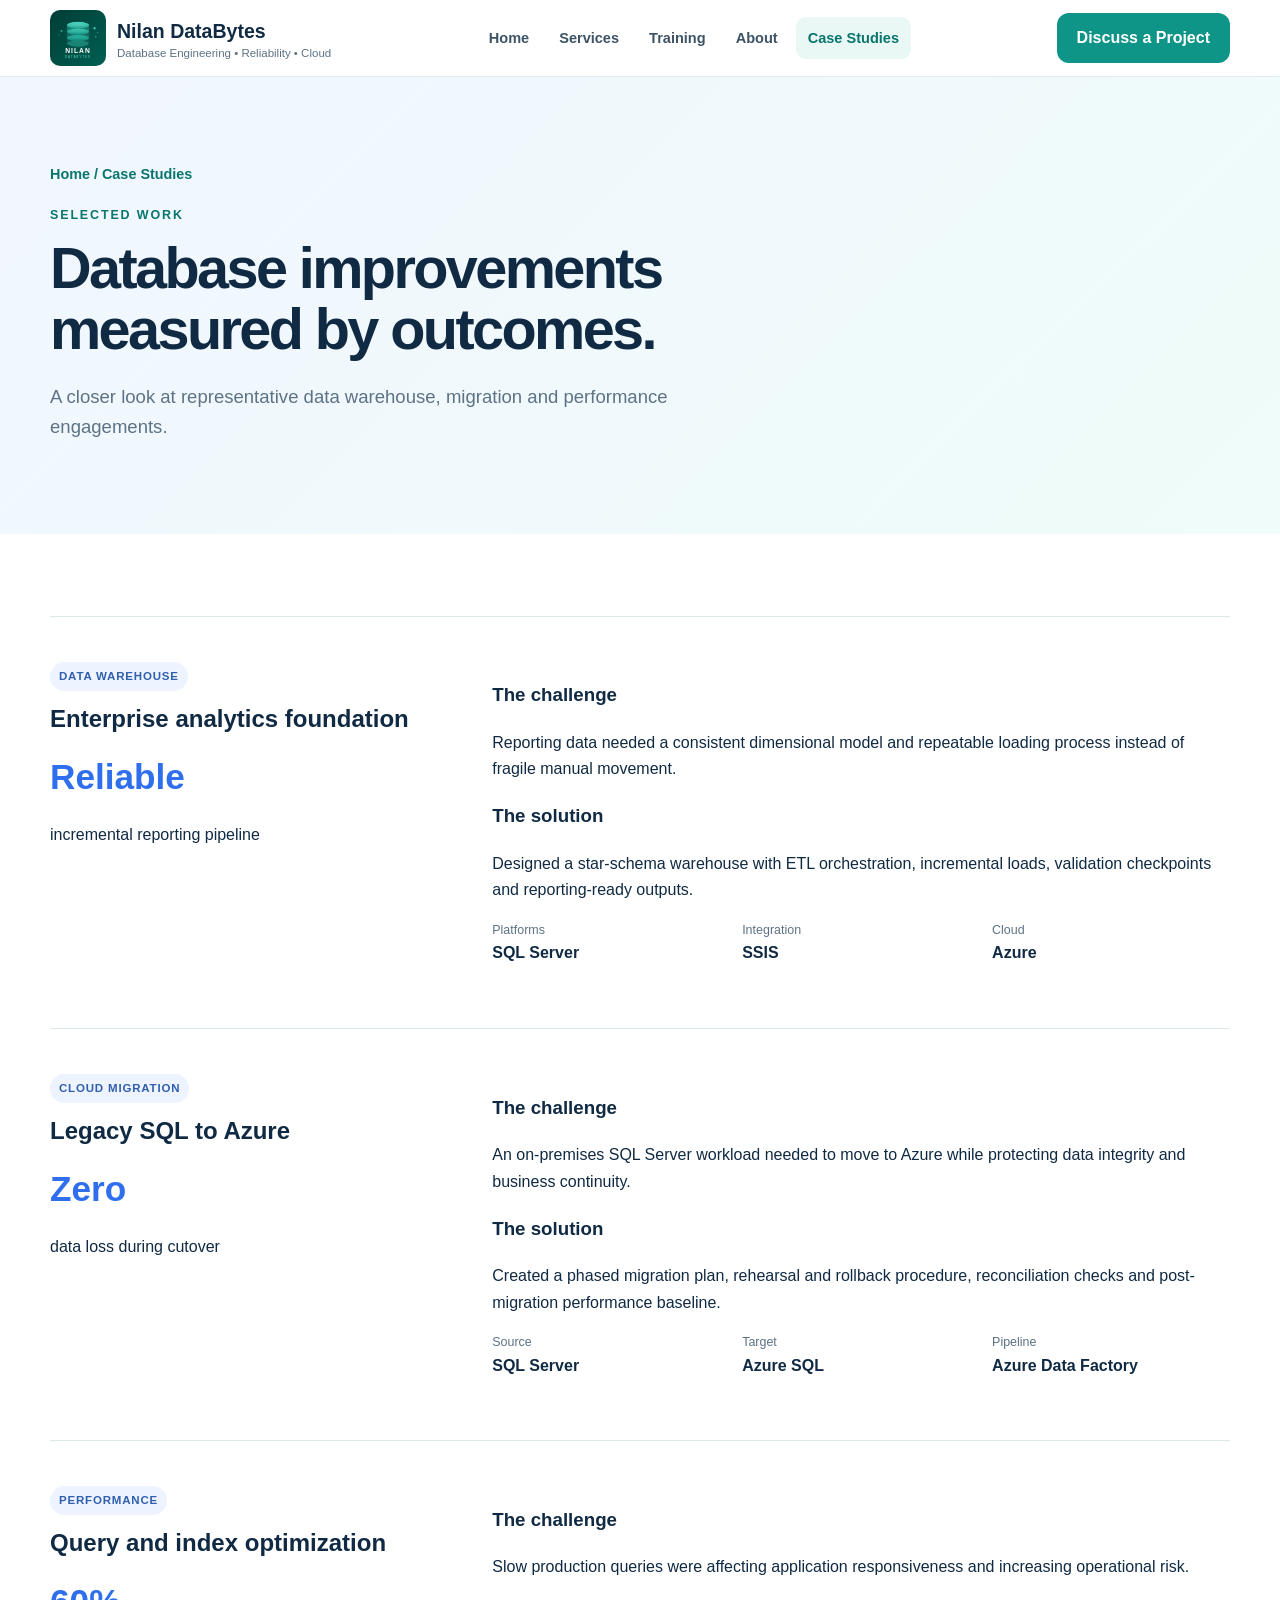
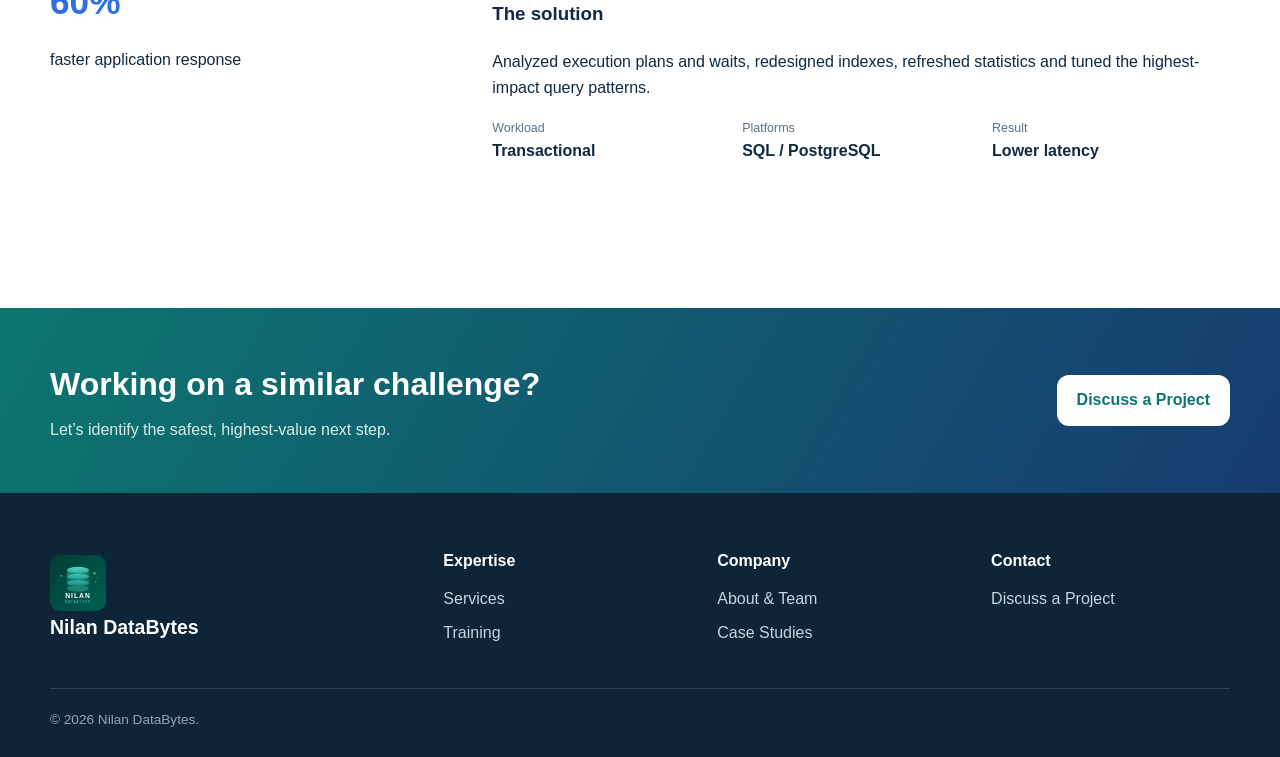
<file: case-studies.html>
<!doctype html>
<html lang="en">
  <head>
    <meta charset="utf-8" />
    <meta name="viewport" content="width=device-width,initial-scale=1" />
    <title>Database Case Studies | Nilan DataBytes</title>
    <meta
      name="description"
      content="Database warehouse, cloud migration and query optimization case studies from Nilan DataBytes."
    />
    <link rel="canonical" href="https://nilandatabytes.com/case-studies.html" />
    <meta name="theme-color" content="#071522" />
    <meta property="og:type" content="website" />
    <meta property="og:site_name" content="Nilan DataBytes" />
    <meta property="og:title" content="Database Case Studies | Nilan DataBytes" />
    <meta property="og:description" content="Database warehouse, cloud migration and query optimization case studies from Nilan DataBytes." />
    <meta property="og:url" content="https://nilandatabytes.com/case-studies.html" />
    <meta property="og:image" content="https://nilandatabytes.com/assets/social-preview.png" />
    <meta name="twitter:card" content="summary_large_image" />
    <link rel="icon" href="logo.svg" />
    <link rel="stylesheet" href="site.css" />
  </head>
  <body>
    <header class="site-header">
      <div class="container nav-shell">
        <a class="brand" href="index.html"
          ><img src="logo.svg" alt="Nilan DataBytes" /><span
            ><strong>Nilan DataBytes</strong
            ><small>Database Engineering • Reliability • Cloud</small></span
          ></a
        >
        <nav class="main-nav" id="main-navigation" aria-label="Main navigation">
          <a href="index.html">Home</a><a href="services.html">Services</a
          ><a href="training.html">Training</a><a href="about.html">About</a
          ><a class="active" href="case-studies.html">Case Studies</a>
        </nav>
        <a class="nav-cta" href="index.html#contact">Discuss a Project</a
        ><button class="menu" type="button" aria-label="Open menu" aria-expanded="false" aria-controls="main-navigation">☰</button>
      </div>
    </header>
    <main>
      <section class="page-hero">
        <div class="container">
          <p class="breadcrumb">Home / Case Studies</p>
          <p class="eyebrow">Selected work</p>
          <h1>Database improvements measured by outcomes.</h1>
          <p class="lead">
            A closer look at representative data warehouse, migration and
            performance engagements.
          </p>
        </div>
      </section>
      <section class="section">
        <div class="container">
          <article class="story" id="warehouse">
            <div>
              <span class="tag">Data warehouse</span>
              <h2>Enterprise analytics foundation</h2>
              <div class="metric">Reliable</div>
              <p>incremental reporting pipeline</p>
            </div>
            <div>
              <h3>The challenge</h3>
              <p>
                Reporting data needed a consistent dimensional model and
                repeatable loading process instead of fragile manual movement.
              </p>
              <h3>The solution</h3>
              <p>
                Designed a star-schema warehouse with ETL orchestration,
                incremental loads, validation checkpoints and reporting-ready
                outputs.
              </p>
              <dl>
                <div>
                  <dt>Platforms</dt>
                  <dd>SQL Server</dd>
                </div>
                <div>
                  <dt>Integration</dt>
                  <dd>SSIS</dd>
                </div>
                <div>
                  <dt>Cloud</dt>
                  <dd>Azure</dd>
                </div>
              </dl>
            </div>
          </article>
          <article class="story" id="migration">
            <div>
              <span class="tag">Cloud migration</span>
              <h2>Legacy SQL to Azure</h2>
              <div class="metric">Zero</div>
              <p>data loss during cutover</p>
            </div>
            <div>
              <h3>The challenge</h3>
              <p>
                An on-premises SQL Server workload needed to move to Azure while
                protecting data integrity and business continuity.
              </p>
              <h3>The solution</h3>
              <p>
                Created a phased migration plan, rehearsal and rollback
                procedure, reconciliation checks and post-migration performance
                baseline.
              </p>
              <dl>
                <div>
                  <dt>Source</dt>
                  <dd>SQL Server</dd>
                </div>
                <div>
                  <dt>Target</dt>
                  <dd>Azure SQL</dd>
                </div>
                <div>
                  <dt>Pipeline</dt>
                  <dd>Azure Data Factory</dd>
                </div>
              </dl>
            </div>
          </article>
          <article class="story" id="performance">
            <div>
              <span class="tag">Performance</span>
              <h2>Query and index optimization</h2>
              <div class="metric">60%</div>
              <p>faster application response</p>
            </div>
            <div>
              <h3>The challenge</h3>
              <p>
                Slow production queries were affecting application
                responsiveness and increasing operational risk.
              </p>
              <h3>The solution</h3>
              <p>
                Analyzed execution plans and waits, redesigned indexes,
                refreshed statistics and tuned the highest-impact query
                patterns.
              </p>
              <dl>
                <div>
                  <dt>Workload</dt>
                  <dd>Transactional</dd>
                </div>
                <div>
                  <dt>Platforms</dt>
                  <dd>SQL / PostgreSQL</dd>
                </div>
                <div>
                  <dt>Result</dt>
                  <dd>Lower latency</dd>
                </div>
              </dl>
            </div>
          </article>
        </div>
      </section>
      <section class="cta-band">
        <div class="container cta-row">
          <div>
            <h2>Working on a similar challenge?</h2>
            <p>Let’s identify the safest, highest-value next step.</p>
          </div>
          <a class="btn" href="index.html#contact">Discuss a Project</a>
        </div>
      </section>
    </main>
    <footer class="footer">
      <div class="container">
        <div class="footer-grid">
          <div>
            <a class="brand" href="index.html"
              ><img src="logo.svg" alt="" /><span
                ><strong>Nilan DataBytes</strong></span
              ></a
            >
          </div>
          <div>
            <h4>Expertise</h4>
            <a href="services.html">Services</a
            ><a href="training.html">Training</a>
          </div>
          <div>
            <h4>Company</h4>
            <a href="about.html">About & Team</a
            ><a href="case-studies.html">Case Studies</a>
          </div>
          <div>
            <h4>Contact</h4>
            <a href="index.html#contact">Discuss a Project</a>
          </div>
        </div>
        <div class="footer-bottom">
          © <span data-year></span> Nilan DataBytes.
        </div>
      </div>
    </footer>
    <script src="site.js"></script>
  </body>
</html>
</file>
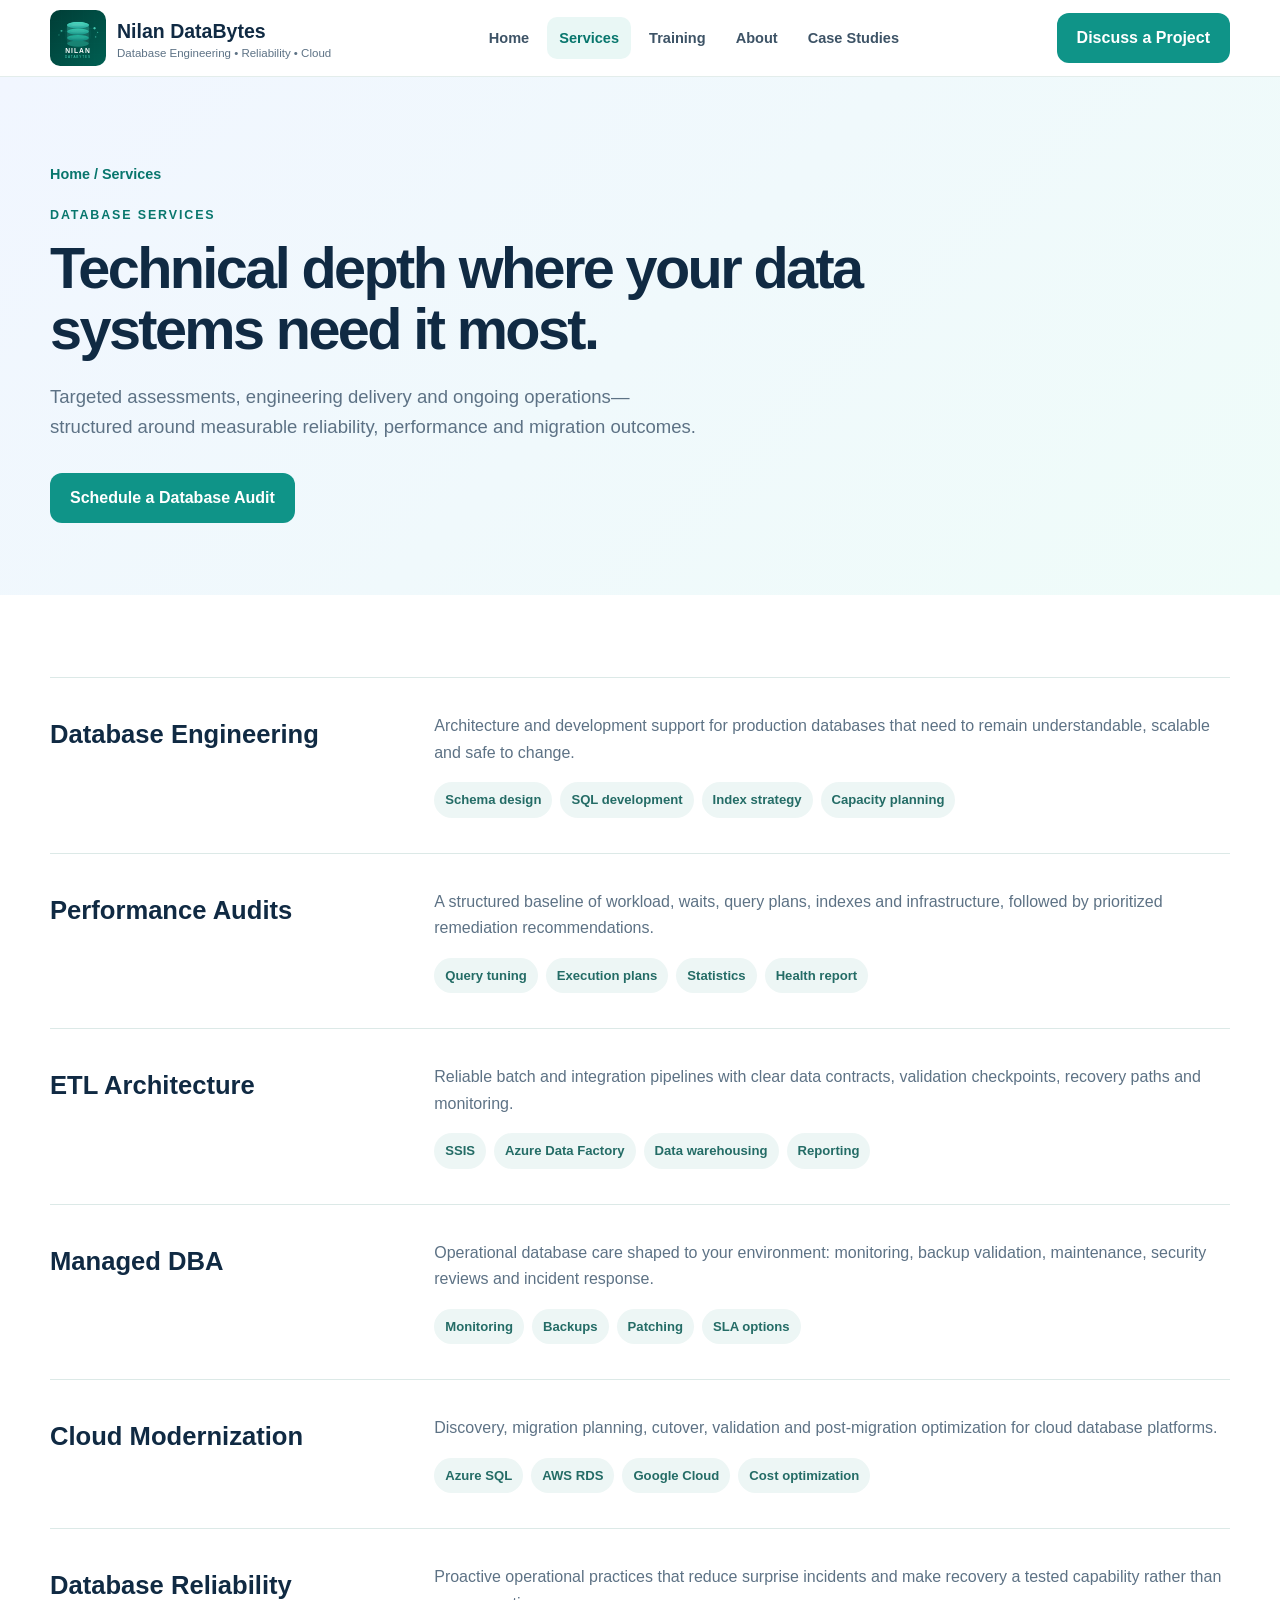
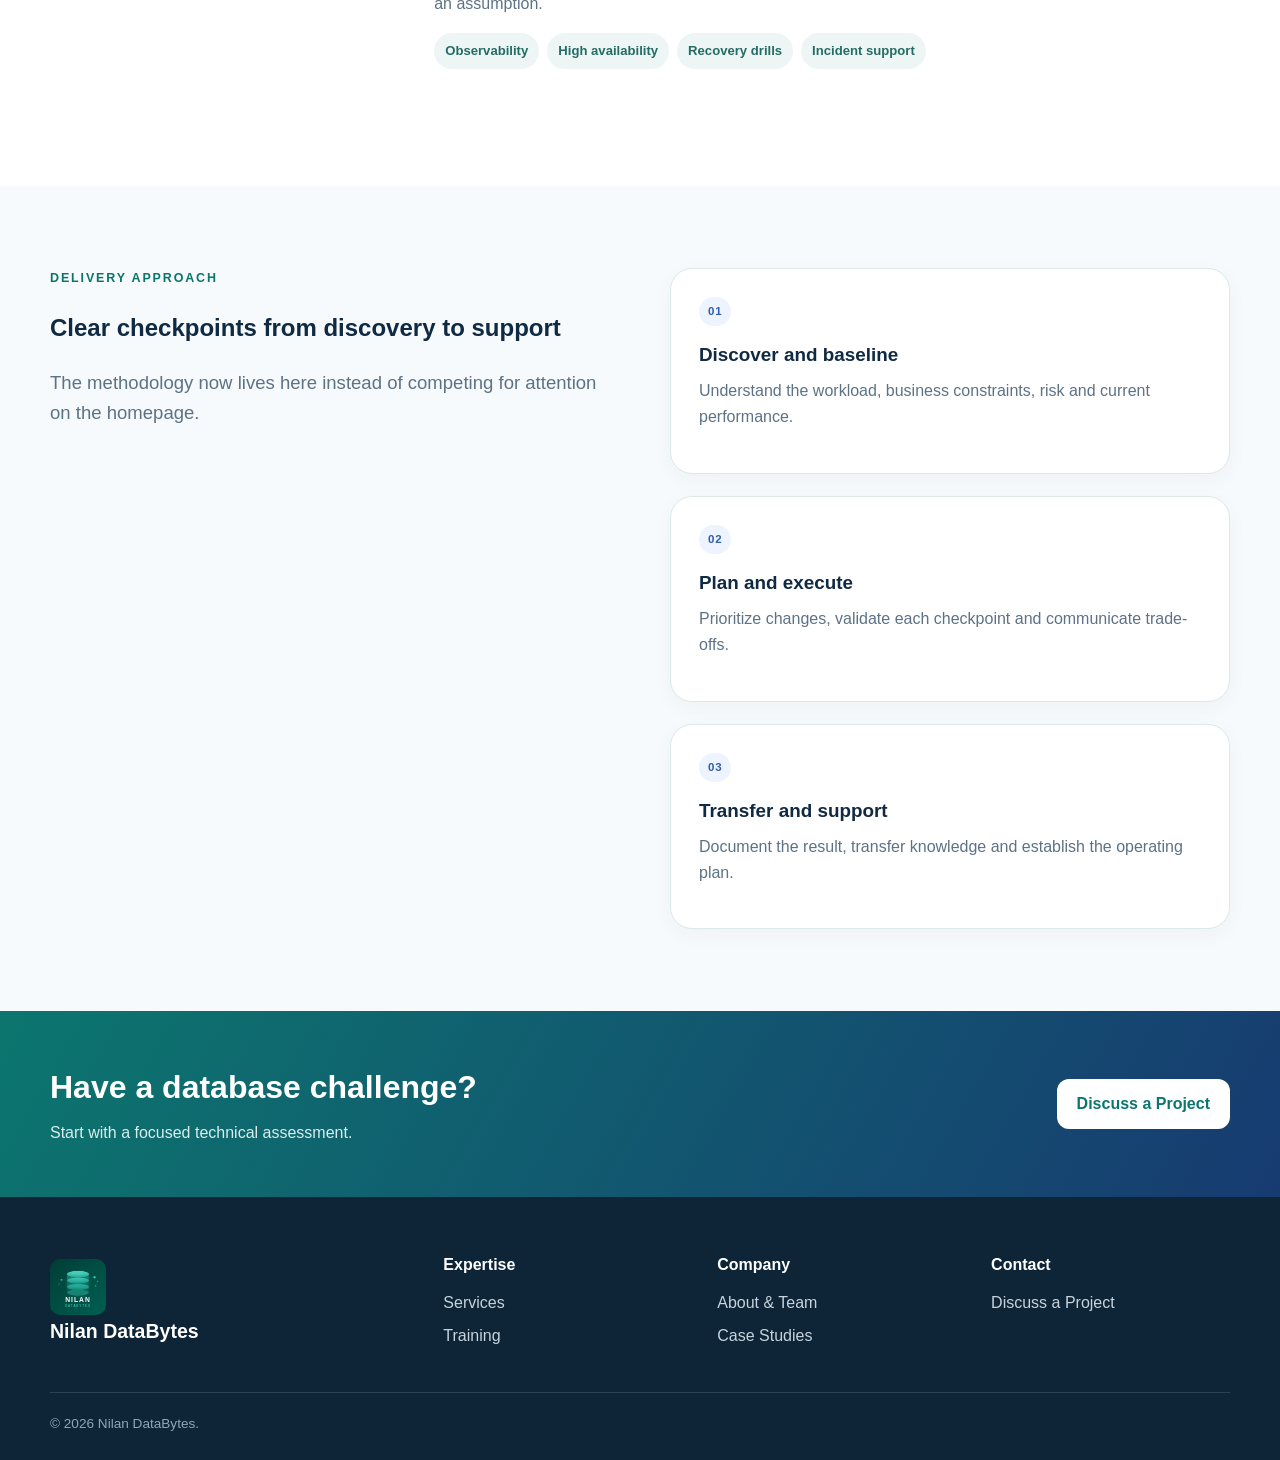
<file: services.html>
<!doctype html>
<html lang="en">
  <head>
    <meta charset="utf-8" />
    <meta name="viewport" content="width=device-width,initial-scale=1" />
    <title>Database Services | Nilan DataBytes</title>
    <meta
      name="description"
      content="Database engineering, audits, ETL, managed DBA, cloud modernization and reliability services."
    />
    <link rel="canonical" href="https://nilandatabytes.com/services.html" />
    <meta name="theme-color" content="#071522" />
    <meta property="og:type" content="website" />
    <meta property="og:site_name" content="Nilan DataBytes" />
    <meta property="og:title" content="Database Services | Nilan DataBytes" />
    <meta property="og:description" content="Database engineering, audits, ETL, managed DBA, cloud modernization and reliability services." />
    <meta property="og:url" content="https://nilandatabytes.com/services.html" />
    <meta property="og:image" content="https://nilandatabytes.com/assets/social-preview.png" />
    <meta name="twitter:card" content="summary_large_image" />
    <link rel="icon" href="logo.svg" />
    <link rel="stylesheet" href="site.css" />
  </head>
  <body>
    <header class="site-header">
      <div class="container nav-shell">
        <a class="brand" href="index.html"
          ><img src="logo.svg" alt="Nilan DataBytes" /><span
            ><strong>Nilan DataBytes</strong
            ><small>Database Engineering • Reliability • Cloud</small></span
          ></a
        >
        <nav class="main-nav" id="main-navigation" aria-label="Main navigation">
          <a href="index.html">Home</a
          ><a class="active" href="services.html">Services</a
          ><a href="training.html">Training</a><a href="about.html">About</a
          ><a href="case-studies.html">Case Studies</a>
        </nav>
        <a class="nav-cta" href="index.html#contact">Discuss a Project</a
        ><button class="menu" type="button" aria-label="Open menu" aria-expanded="false" aria-controls="main-navigation">☰</button>
      </div>
    </header>
    <main>
      <section class="page-hero">
        <div class="container">
          <p class="breadcrumb">Home / Services</p>
          <p class="eyebrow">Database services</p>
          <h1>Technical depth where your data systems need it most.</h1>
          <p class="lead">
            Targeted assessments, engineering delivery and ongoing
            operations—structured around measurable reliability, performance and
            migration outcomes.
          </p>
          <div class="actions">
            <a class="btn" href="index.html#contact"
              >Schedule a Database Audit</a
            >
          </div>
        </div>
      </section>
      <section class="section">
        <div class="container">
          <div class="detail-row">
            <h2>Database Engineering</h2>
            <div>
              <p>
                Architecture and development support for production databases
                that need to remain understandable, scalable and safe to change.
              </p>
              <div class="chips">
                <span class="chip">Schema design</span
                ><span class="chip">SQL development</span
                ><span class="chip">Index strategy</span
                ><span class="chip">Capacity planning</span>
              </div>
            </div>
          </div>
          <div class="detail-row">
            <h2>Performance Audits</h2>
            <div>
              <p>
                A structured baseline of workload, waits, query plans, indexes
                and infrastructure, followed by prioritized remediation
                recommendations.
              </p>
              <div class="chips">
                <span class="chip">Query tuning</span
                ><span class="chip">Execution plans</span
                ><span class="chip">Statistics</span
                ><span class="chip">Health report</span>
              </div>
            </div>
          </div>
          <div class="detail-row">
            <h2>ETL Architecture</h2>
            <div>
              <p>
                Reliable batch and integration pipelines with clear data
                contracts, validation checkpoints, recovery paths and
                monitoring.
              </p>
              <div class="chips">
                <span class="chip">SSIS</span
                ><span class="chip">Azure Data Factory</span
                ><span class="chip">Data warehousing</span
                ><span class="chip">Reporting</span>
              </div>
            </div>
          </div>
          <div class="detail-row">
            <h2>Managed DBA</h2>
            <div>
              <p>
                Operational database care shaped to your environment:
                monitoring, backup validation, maintenance, security reviews and
                incident response.
              </p>
              <div class="chips">
                <span class="chip">Monitoring</span
                ><span class="chip">Backups</span
                ><span class="chip">Patching</span
                ><span class="chip">SLA options</span>
              </div>
            </div>
          </div>
          <div class="detail-row">
            <h2>Cloud Modernization</h2>
            <div>
              <p>
                Discovery, migration planning, cutover, validation and
                post-migration optimization for cloud database platforms.
              </p>
              <div class="chips">
                <span class="chip">Azure SQL</span
                ><span class="chip">AWS RDS</span
                ><span class="chip">Google Cloud</span
                ><span class="chip">Cost optimization</span>
              </div>
            </div>
          </div>
          <div class="detail-row">
            <h2>Database Reliability</h2>
            <div>
              <p>
                Proactive operational practices that reduce surprise incidents
                and make recovery a tested capability rather than an assumption.
              </p>
              <div class="chips">
                <span class="chip">Observability</span
                ><span class="chip">High availability</span
                ><span class="chip">Recovery drills</span
                ><span class="chip">Incident support</span>
              </div>
            </div>
          </div>
        </div>
      </section>
      <section class="section alt">
        <div class="container split">
          <div>
            <p class="eyebrow">Delivery approach</p>
            <h2>Clear checkpoints from discovery to support</h2>
            <p class="lead">
              The methodology now lives here instead of competing for attention
              on the homepage.
            </p>
          </div>
          <div class="grid">
            <article class="card">
              <span class="tag">01</span>
              <h3>Discover and baseline</h3>
              <p>
                Understand the workload, business constraints, risk and current
                performance.
              </p>
            </article>
            <article class="card">
              <span class="tag">02</span>
              <h3>Plan and execute</h3>
              <p>
                Prioritize changes, validate each checkpoint and communicate
                trade-offs.
              </p>
            </article>
            <article class="card">
              <span class="tag">03</span>
              <h3>Transfer and support</h3>
              <p>
                Document the result, transfer knowledge and establish the
                operating plan.
              </p>
            </article>
          </div>
        </div>
      </section>
      <section class="cta-band">
        <div class="container cta-row">
          <div>
            <h2>Have a database challenge?</h2>
            <p>Start with a focused technical assessment.</p>
          </div>
          <a class="btn" href="index.html#contact">Discuss a Project</a>
        </div>
      </section>
    </main>
    <footer class="footer">
      <div class="container">
        <div class="footer-grid">
          <div>
            <a class="brand" href="index.html"
              ><img src="logo.svg" alt="" /><span
                ><strong>Nilan DataBytes</strong></span
              ></a
            >
          </div>
          <div>
            <h4>Expertise</h4>
            <a href="services.html">Services</a
            ><a href="training.html">Training</a>
          </div>
          <div>
            <h4>Company</h4>
            <a href="about.html">About & Team</a
            ><a href="case-studies.html">Case Studies</a>
          </div>
          <div>
            <h4>Contact</h4>
            <a href="index.html#contact">Discuss a Project</a>
          </div>
        </div>
        <div class="footer-bottom">
          © <span data-year></span> Nilan DataBytes.
        </div>
      </div>
    </footer>
    <script src="site.js"></script>
  </body>
</html>
</file>
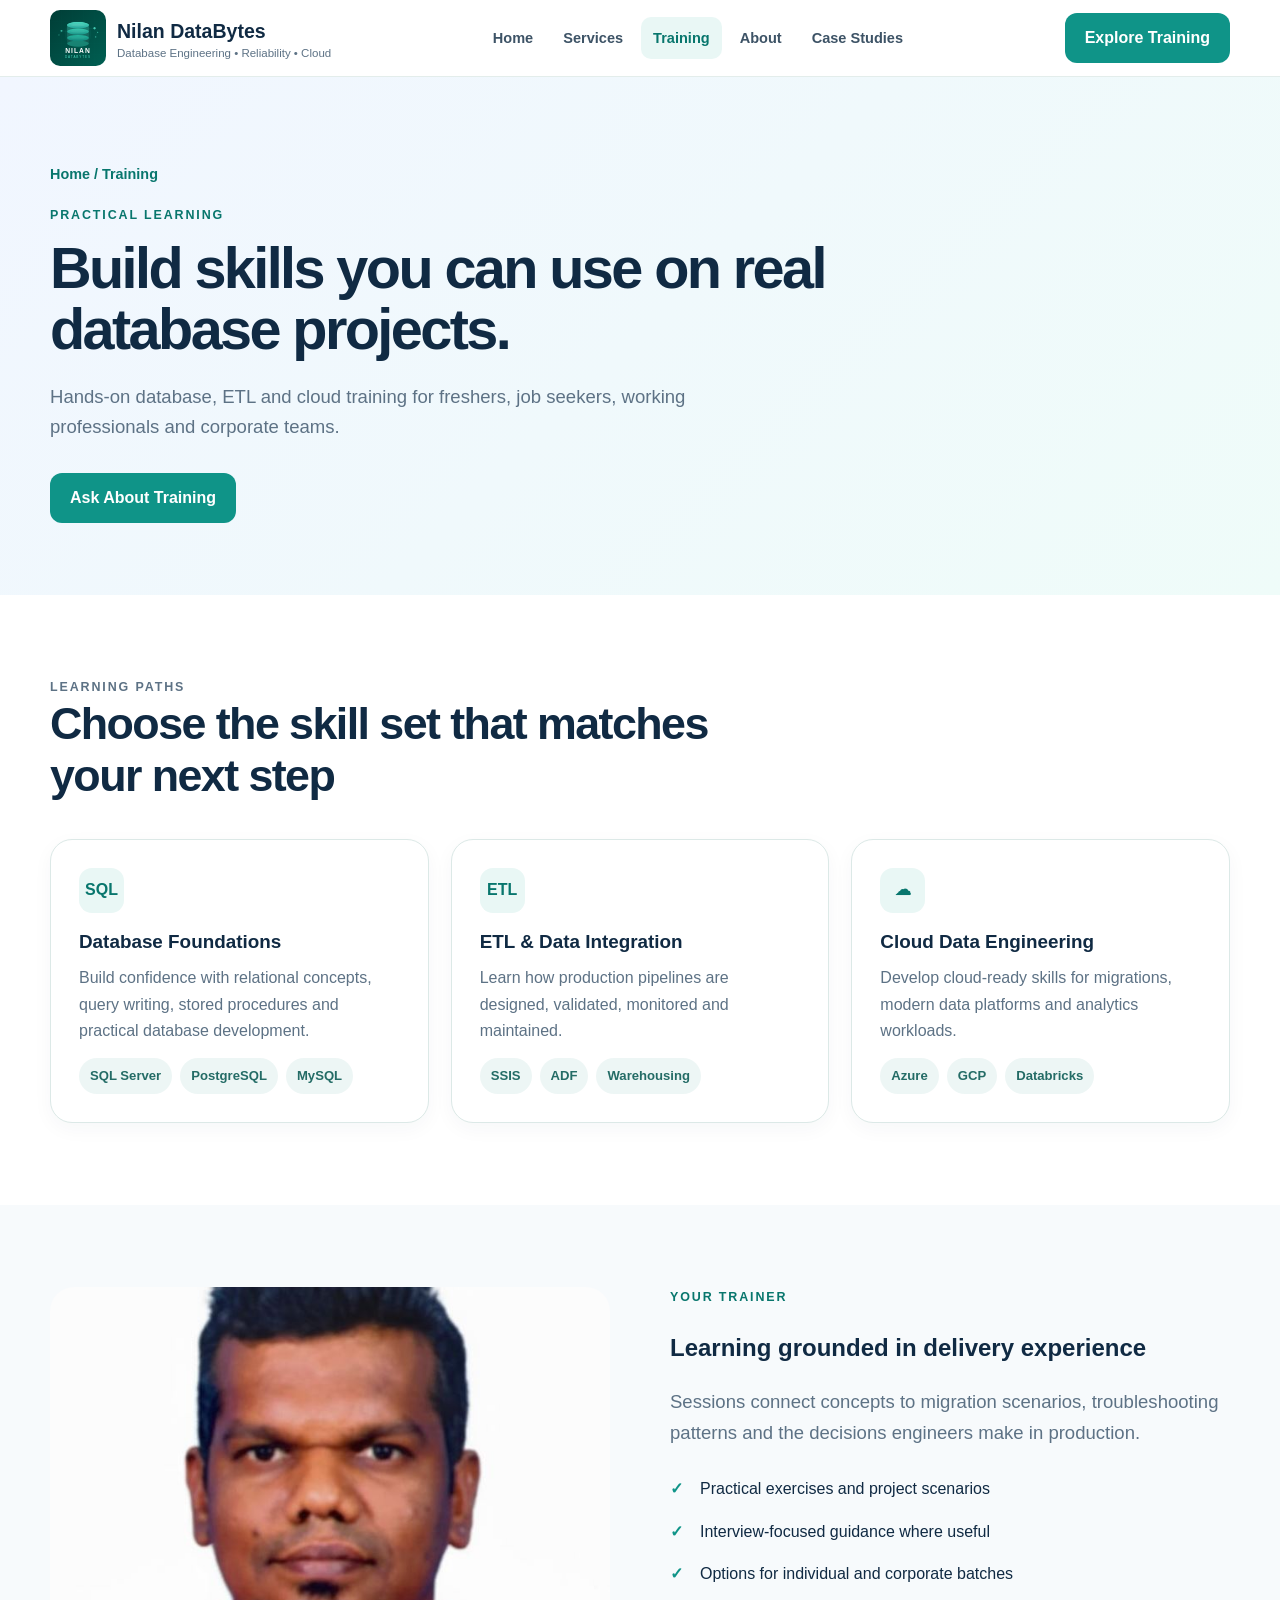
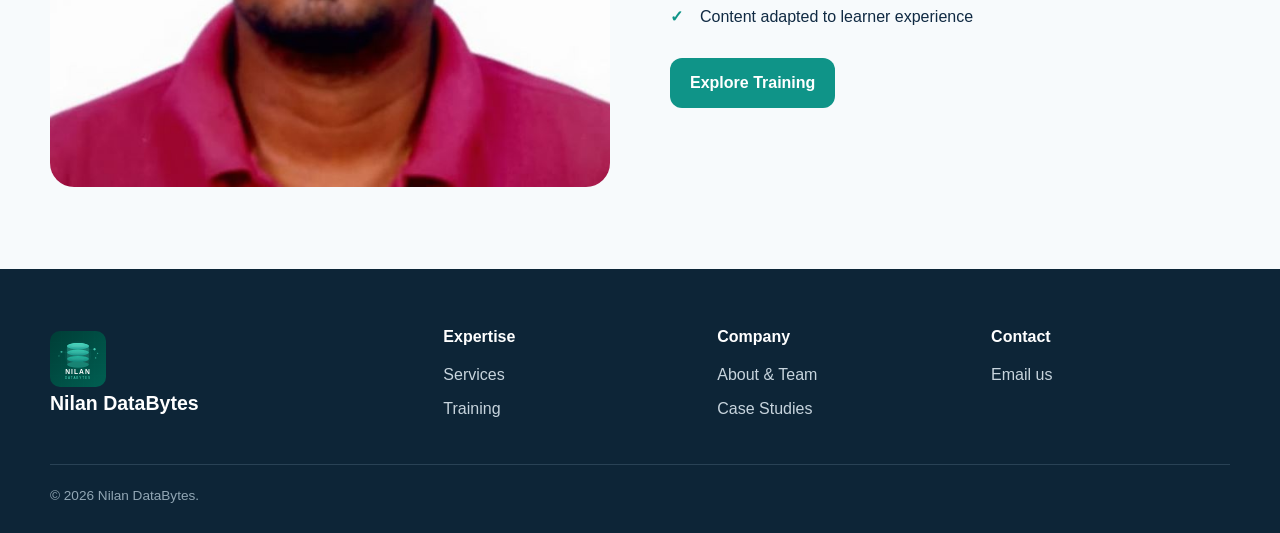
<file: training.html>
<!doctype html>
<html lang="en">
  <head>
    <meta charset="utf-8" />
    <meta name="viewport" content="width=device-width,initial-scale=1" />
    <title>Database & Cloud Training | Nilan DataBytes</title>
    <meta
      name="description"
      content="Practical database, ETL and cloud data engineering training for learners, professionals and teams."
    />
    <link rel="canonical" href="https://nilandatabytes.com/training.html" />
    <meta name="theme-color" content="#071522" />
    <meta property="og:type" content="website" />
    <meta property="og:site_name" content="Nilan DataBytes" />
    <meta property="og:title" content="Database & Cloud Training | Nilan DataBytes" />
    <meta property="og:description" content="Practical database, ETL and cloud data engineering training for learners, professionals and teams." />
    <meta property="og:url" content="https://nilandatabytes.com/training.html" />
    <meta property="og:image" content="https://nilandatabytes.com/assets/social-preview.png" />
    <meta name="twitter:card" content="summary_large_image" />
    <link rel="icon" href="logo.svg" />
    <link rel="stylesheet" href="site.css" />
  </head>
  <body>
    <header class="site-header">
      <div class="container nav-shell">
        <a class="brand" href="index.html"
          ><img src="logo.svg" alt="Nilan DataBytes" /><span
            ><strong>Nilan DataBytes</strong
            ><small>Database Engineering • Reliability • Cloud</small></span
          ></a
        >
        <nav class="main-nav" id="main-navigation" aria-label="Main navigation">
          <a href="index.html">Home</a><a href="services.html">Services</a
          ><a class="active" href="training.html">Training</a
          ><a href="about.html">About</a
          ><a href="case-studies.html">Case Studies</a>
        </nav>
        <a
          class="nav-cta"
          href="mailto:contact@nilandatabytes.com?subject=Training%20Enquiry"
          >Explore Training</a
        ><button class="menu" type="button" aria-label="Open menu" aria-expanded="false" aria-controls="main-navigation">☰</button>
      </div>
    </header>
    <main>
      <section class="page-hero">
        <div class="container">
          <p class="breadcrumb">Home / Training</p>
          <p class="eyebrow">Practical learning</p>
          <h1>Build skills you can use on real database projects.</h1>
          <p class="lead">
            Hands-on database, ETL and cloud training for freshers, job seekers,
            working professionals and corporate teams.
          </p>
          <div class="actions">
            <a
              class="btn"
              href="mailto:contact@nilandatabytes.com?subject=Training%20Enquiry"
              >Ask About Training</a
            >
          </div>
        </div>
      </section>
      <section class="section">
        <div class="container">
          <div class="section-head">
            <p class="eyebrow">Learning paths</p>
            <h2>Choose the skill set that matches your next step</h2>
          </div>
          <div class="grid three">
            <article class="card">
              <span class="icon">SQL</span>
              <h3>Database Foundations</h3>
              <p>
                Build confidence with relational concepts, query writing, stored
                procedures and practical database development.
              </p>
              <div class="chips">
                <span class="chip">SQL Server</span
                ><span class="chip">PostgreSQL</span
                ><span class="chip">MySQL</span>
              </div>
            </article>
            <article class="card">
              <span class="icon">ETL</span>
              <h3>ETL & Data Integration</h3>
              <p>
                Learn how production pipelines are designed, validated,
                monitored and maintained.
              </p>
              <div class="chips">
                <span class="chip">SSIS</span><span class="chip">ADF</span
                ><span class="chip">Warehousing</span>
              </div>
            </article>
            <article class="card">
              <span class="icon">☁</span>
              <h3>Cloud Data Engineering</h3>
              <p>
                Develop cloud-ready skills for migrations, modern data platforms
                and analytics workloads.
              </p>
              <div class="chips">
                <span class="chip">Azure</span><span class="chip">GCP</span
                ><span class="chip">Databricks</span>
              </div>
            </article>
          </div>
        </div>
      </section>
      <section class="section alt">
        <div class="container split">
          <div>
            <img
              src="assets/team/database-cloud-trainer.jpg"
              alt="Database and cloud trainer"
              style="
                border-radius: 24px;
                max-height: 500px;
                width: 100%;
                object-fit: cover;
              "
            />
          </div>
          <div>
            <p class="eyebrow">Your trainer</p>
            <h2>Learning grounded in delivery experience</h2>
            <p class="lead">
              Sessions connect concepts to migration scenarios, troubleshooting
              patterns and the decisions engineers make in production.
            </p>
            <ul class="checks">
              <li>Practical exercises and project scenarios</li>
              <li>Interview-focused guidance where useful</li>
              <li>Options for individual and corporate batches</li>
              <li>Content adapted to learner experience</li>
            </ul>
            <a
              class="btn"
              href="mailto:contact@nilandatabytes.com?subject=Training%20Enquiry"
              >Explore Training</a
            >
          </div>
        </div>
      </section>
    </main>
    <footer class="footer">
      <div class="container">
        <div class="footer-grid">
          <div>
            <a class="brand" href="index.html"
              ><img src="logo.svg" alt="" /><span
                ><strong>Nilan DataBytes</strong></span
              ></a
            >
          </div>
          <div>
            <h4>Expertise</h4>
            <a href="services.html">Services</a
            ><a href="training.html">Training</a>
          </div>
          <div>
            <h4>Company</h4>
            <a href="about.html">About & Team</a
            ><a href="case-studies.html">Case Studies</a>
          </div>
          <div>
            <h4>Contact</h4>
            <a href="mailto:contact@nilandatabytes.com">Email us</a>
          </div>
        </div>
        <div class="footer-bottom">
          © <span data-year></span> Nilan DataBytes.
        </div>
      </div>
    </footer>
    <script src="site.js"></script>
  </body>
</html>
</file>
<file: site.css>
:root {
  --ink: #102a43;
  --muted: #5d7285;
  --teal: #0f9488;
  --teal-dark: #08766d;
  --blue: #2f6fed;
  --mist: #f3faf9;
  --line: #dce9e7;
  --white: #fff;
  --shadow: 0 18px 55px rgba(16, 42, 67, 0.1);
  --radius: 22px;
  --max: 1180px;
}
* {
  box-sizing: border-box;
}
html {
  scroll-behavior: smooth;
}
body {
  margin: 0;
  color: var(--ink);
  font:
    16px/1.65 "Segoe UI",
    Arial,
    sans-serif;
  background: #fff;
}
a {
  color: inherit;
  text-decoration: none;
}
img {
  max-width: 100%;
  display: block;
}
.container {
  width: min(var(--max), calc(100% - 40px));
  margin: auto;
}
.site-header {
  position: sticky;
  top: 0;
  z-index: 50;
  padding: 14px 0;
  background: rgba(255, 255, 255, 0.88);
  backdrop-filter: blur(18px);
  border-bottom: 1px solid rgba(220, 233, 231, 0.8);
}
.nav-shell {
  display: flex;
  align-items: center;
  justify-content: space-between;
  gap: 25px;
}
.brand {
  display: flex;
  align-items: center;
  gap: 11px;
  min-width: max-content;
}
.brand img {
  width: 42px;
  height: 42px;
}
.brand strong {
  display: block;
  font-size: 1.08rem;
}
.brand small {
  display: block;
  color: var(--muted);
  font-size: 0.68rem;
  line-height: 1.2;
}
.main-nav {
  display: flex;
  align-items: center;
  gap: 6px;
}
.main-nav a {
  padding: 9px 12px;
  border-radius: 10px;
  font-size: 0.91rem;
  font-weight: 600;
  color: #3d5366;
}
.main-nav a:hover,
.main-nav a.active {
  background: #e9f7f5;
  color: var(--teal-dark);
}
.nav-cta,
.btn {
  display: inline-flex;
  align-items: center;
  justify-content: center;
  gap: 8px;
  border-radius: 12px;
  background: var(--teal);
  color: #fff !important;
  padding: 12px 20px;
  font-weight: 700;
  border: 0;
  cursor: pointer;
  transition: 0.2s;
}
.nav-cta:hover,
.btn:hover {
  background: var(--teal-dark);
  transform: translateY(-1px);
}
.btn.secondary {
  background: #fff;
  color: var(--ink) !important;
  border: 1px solid var(--line);
}
.btn.text {
  background: transparent;
  color: var(--teal-dark) !important;
  padding-left: 0;
  padding-right: 0;
}
.menu {
  display: none;
  background: none;
  border: 0;
  font-size: 1.6rem;
}
.hero {
  padding: 82px 0 68px;
  background:
    radial-gradient(circle at 82% 12%, #d7f8f3 0, transparent 35%),
    linear-gradient(135deg, #f2f7ff, #f7fffd);
}
.hero-grid {
  display: grid;
  grid-template-columns: 1.05fr 0.95fr;
  gap: 70px;
  align-items: center;
}
.eyebrow {
  margin: 0 0 12px;
  color: var(--teal-dark);
  font-size: 0.78rem;
  font-weight: 800;
  letter-spacing: 0.15em;
  text-transform: uppercase;
}
.hero h1,
.page-hero h1 {
  font-size: clamp(2.65rem, 5vw, 5rem);
  line-height: 1.06;
  letter-spacing: -0.045em;
  margin: 0 0 22px;
}
.gradient {
  color: var(--blue);
}
.lead {
  font-size: 1.16rem;
  color: var(--muted);
  max-width: 660px;
}
.actions {
  display: flex;
  gap: 12px;
  flex-wrap: wrap;
  margin-top: 30px;
}
.hero-visual {
  position: relative;
  min-height: 410px;
  display: grid;
  place-items: center;
}
.data-core {
  width: 230px;
  height: 230px;
  border-radius: 42px;
  background: linear-gradient(145deg, #fff, #dcfaf5);
  box-shadow: var(--shadow);
  display: grid;
  place-items: center;
  text-align: center;
  color: var(--teal-dark);
  font-weight: 800;
  font-size: 1.25rem;
}
.data-core svg {
  width: 100px;
  margin-bottom: 8px;
}
.orbit {
  position: absolute;
  background: rgba(255, 255, 255, 0.9);
  border: 1px solid #dff3ef;
  border-radius: 18px;
  padding: 16px 20px;
  box-shadow: 0 12px 30px rgba(15, 148, 136, 0.12);
  font-weight: 700;
  color: #27766f;
}
.o1 {
  top: 18px;
  left: 20px;
}
.o2 {
  top: 45px;
  right: 8px;
}
.o3 {
  bottom: 30px;
  left: 18px;
}
.o4 {
  bottom: 10px;
  right: 14px;
}
.proof {
  padding: 25px 0;
  border-bottom: 1px solid var(--line);
}
.proof-row {
  display: grid;
  grid-template-columns: repeat(4, 1fr);
  gap: 20px;
}
.proof-item {
  padding: 12px;
}
.proof-item strong {
  display: block;
  font-size: 1.65rem;
  color: var(--teal-dark);
}
.proof-item span {
  color: var(--muted);
  font-size: 0.9rem;
}
.section {
  padding: 82px 0;
}
.section.alt {
  background: #f7fafc;
}
.section-head {
  max-width: 720px;
  margin-bottom: 38px;
}
.section-head h2 {
  font-size: clamp(2rem, 3.5vw, 3.2rem);
  line-height: 1.15;
  letter-spacing: -0.035em;
  margin: 0 0 14px;
}
.section-head p {
  color: var(--muted);
  margin: 0;
}
.grid {
  display: grid;
  gap: 22px;
}
.grid.three {
  grid-template-columns: repeat(3, 1fr);
}
.grid.four {
  grid-template-columns: repeat(4, 1fr);
}
.card {
  background: #fff;
  border: 1px solid var(--line);
  border-radius: var(--radius);
  padding: 28px;
  box-shadow: 0 6px 20px rgba(16, 42, 67, 0.04);
}
.card h3 {
  margin: 13px 0 8px;
  font-size: 1.18rem;
}
.card p {
  color: var(--muted);
  margin: 0 0 14px;
}
.icon {
  width: 45px;
  height: 45px;
  border-radius: 13px;
  display: grid;
  place-items: center;
  background: #e9f7f5;
  color: var(--teal-dark);
  font-weight: 900;
}
.tag {
  display: inline-block;
  padding: 5px 9px;
  border-radius: 99px;
  background: #edf4ff;
  color: #315fae;
  font-size: 0.72rem;
  font-weight: 800;
  text-transform: uppercase;
  letter-spacing: 0.07em;
}
.logos {
  display: grid;
  grid-template-columns: repeat(6, 1fr);
  gap: 18px;
  align-items: center;
}
.logo-card {
  height: 76px;
  padding: 16px;
  border: 1px solid var(--line);
  border-radius: 14px;
  display: grid;
  place-items: center;
  background: #fff;
}
.logo-card img {
  max-height: 42px;
}
.quote {
  margin-top: 28px;
  padding: 26px 30px;
  border-left: 4px solid var(--teal);
  background: var(--mist);
  border-radius: 0 16px 16px 0;
  color: #3d5366;
}
.case-card {
  overflow: hidden;
  padding: 0;
}
.case-art {
  height: 145px;
  background: linear-gradient(135deg, #dff7f3, #e7efff);
  display: grid;
  place-items: center;
  font-size: 2.5rem;
}
.case-body {
  padding: 25px;
}
.metric {
  font-size: 2.2rem;
  font-weight: 800;
  color: var(--blue);
}
.split {
  display: grid;
  grid-template-columns: 1fr 1fr;
  gap: 60px;
  align-items: start;
}
.checks {
  list-style: none;
  padding: 0;
  margin: 20px 0;
}
.checks li {
  padding: 8px 0 8px 30px;
  position: relative;
}
.checks li:before {
  content: "✓";
  position: absolute;
  left: 0;
  color: var(--teal);
  font-weight: 900;
}
.cta-band {
  padding: 50px 0;
  background: linear-gradient(120deg, #0c766e, #173b71);
  color: #fff;
}
.cta-row {
  display: flex;
  justify-content: space-between;
  align-items: center;
  gap: 30px;
}
.cta-row h2 {
  margin: 0;
  font-size: 2rem;
}
.cta-row p {
  margin: 6px 0 0;
  color: #d8eeec;
}
.cta-row .btn {
  background: #fff;
  color: #0c766e !important;
}
.contact-grid {
  display: grid;
  grid-template-columns: 0.8fr 1.2fr;
  gap: 48px;
}
.contact-list {
  display: grid;
  gap: 12px;
}
.contact-list a {
  padding: 15px;
  border: 1px solid var(--line);
  border-radius: 12px;
  background: #fff;
}
.form {
  display: grid;
  grid-template-columns: 1fr 1fr;
  gap: 16px;
}
.field {
  display: grid;
  gap: 6px;
}
.field.full {
  grid-column: 1/-1;
}
.field label {
  font-size: 0.86rem;
  font-weight: 700;
}
.field input,
.field select,
.field textarea {
  width: 100%;
  padding: 13px 14px;
  border: 1px solid #cbdad8;
  border-radius: 10px;
  font: inherit;
  background: #fff;
}
.field textarea {
  min-height: 120px;
  resize: vertical;
}
.page-hero {
  padding: 72px 0;
  background: linear-gradient(135deg, #f1f6ff, #effcf9);
}
.page-hero h1 {
  font-size: clamp(2.6rem, 4.5vw, 4.5rem);
  max-width: 850px;
}
.breadcrumb {
  color: var(--teal-dark);
  font-weight: 700;
  font-size: 0.9rem;
  margin-bottom: 18px;
}
.detail-row {
  display: grid;
  grid-template-columns: 0.42fr 1fr;
  gap: 50px;
  padding: 35px 0;
  border-top: 1px solid var(--line);
}
.detail-row h2 {
  margin: 0;
  font-size: 1.6rem;
}
.detail-row p {
  margin-top: 0;
  color: var(--muted);
}
.chips {
  display: flex;
  flex-wrap: wrap;
  gap: 8px;
}
.chip {
  padding: 7px 11px;
  border-radius: 99px;
  background: #edf6f5;
  color: #246c66;
  font-size: 0.82rem;
  font-weight: 700;
}
.team-card img {
  width: 100%;
  aspect-ratio: 1/1;
  object-fit: cover;
  border-radius: 16px;
}
.team-card {
  display: flex;
  flex-direction: column;
}
.team-card .role {
  color: var(--teal-dark);
  font-weight: 700;
  font-size: 0.88rem;
}
.profile-link {
  display: inline-flex;
  align-items: center;
  gap: 7px;
  width: fit-content;
  margin-top: auto;
  padding-top: 16px;
  color: var(--teal-dark);
  font-size: 0.82rem;
  font-weight: 800;
}
.profile-link span {
  transition: transform 0.2s ease;
}
.profile-link:hover span,
.profile-link:focus-visible span {
  transform: translate(3px, -3px);
}
.story {
  display: grid;
  grid-template-columns: 0.7fr 1.3fr;
  gap: 45px;
  padding: 45px 0;
  border-top: 1px solid var(--line);
}
.story h2 {
  margin: 8px 0 10px;
}
.story dl {
  display: grid;
  grid-template-columns: repeat(3, 1fr);
  gap: 12px;
}
.story dt {
  color: var(--muted);
  font-size: 0.78rem;
}
.story dd {
  margin: 0;
  font-weight: 800;
}
.footer {
  padding: 55px 0 25px;
  background: #0d2537;
  color: #c7d4dd;
}
.footer-grid {
  display: grid;
  grid-template-columns: 1.5fr 1fr 1fr 1fr;
  gap: 35px;
}
.footer h4 {
  color: #fff;
  margin: 0 0 12px;
}
.footer a {
  display: block;
  margin: 7px 0;
  color: #c7d4dd;
}
.footer .brand {
  color: #fff;
}
.footer-bottom {
  border-top: 1px solid #294255;
  margin-top: 35px;
  padding-top: 20px;
  font-size: 0.85rem;
  color: #91a6b4;
}
.reveal {
  animation: rise 0.6s ease both;
}
@keyframes rise {
  from {
    opacity: 0;
    transform: translateY(14px);
  }
  to {
    opacity: 1;
    transform: none;
  }
}
@media (max-width: 900px) {
  .main-nav {
    display: none;
    position: absolute;
    top: 76px;
    left: 20px;
    right: 20px;
    flex-direction: column;
    align-items: stretch;
    padding: 16px;
    background: #fff;
    border: 1px solid var(--line);
    border-radius: 16px;
    box-shadow: var(--shadow);
  }
  .main-nav.open {
    display: flex;
  }
  .menu {
    display: block;
  }
  .nav-cta {
    display: none;
  }
  .hero-grid,
  .split,
  .contact-grid,
  .story {
    grid-template-columns: 1fr;
  }
  .hero-visual {
    min-height: 360px;
  }
  .grid.three,
  .grid.four {
    grid-template-columns: repeat(2, 1fr);
  }
  .logos {
    grid-template-columns: repeat(3, 1fr);
  }
  .footer-grid {
    grid-template-columns: 1fr 1fr;
  }
  .detail-row {
    grid-template-columns: 1fr;
    gap: 5px;
  }
}
@media (max-width: 600px) {
  .container {
    width: min(100% - 28px, var(--max));
  }
  .hero,
  .section,
  .page-hero {
    padding: 58px 0;
  }
  .hero h1 {
    font-size: 2.65rem;
  }
  .hero-visual {
    min-height: 315px;
  }
  .data-core {
    width: 185px;
    height: 185px;
  }
  .orbit {
    font-size: 0.75rem;
    padding: 11px;
  }
  .proof-row,
  .grid.three,
  .grid.four,
  .form,
  .story dl {
    grid-template-columns: 1fr;
  }
  .proof-row {
    grid-template-columns: 1fr 1fr;
  }
  .logos {
    grid-template-columns: repeat(2, 1fr);
  }
  .cta-row {
    align-items: flex-start;
    flex-direction: column;
  }
  .footer-grid {
    grid-template-columns: 1fr;
  }
  .brand small {
    display: none;
  }
}

body {
  overflow-x: hidden;
}
.hero-grid > * {
  min-width: 0;
}
.hero {
  overflow: hidden;
}
@media (max-width: 600px) {
  .hero h1 {
    font-size: clamp(2.25rem, 11vw, 2.65rem);
    overflow-wrap: break-word;
  }
  .actions {
    align-items: stretch;
  }
  .actions .btn {
    width: 100%;
  }
  .hero-visual {
    width: 100%;
    max-width: 360px;
    margin: auto;
  }
  .o1 {
    left: 0;
  }
  .o2 {
    right: 0;
  }
  .o3 {
    left: 0;
  }
  .o4 {
    right: 0;
  }
}

/* Homepage: high-contrast technical hero and interactive data map */
.brand img {
  width: 56px;
  height: 56px;
}
.brand strong {
  font-size: 1.22rem;
}
.brand small {
  font-size: 0.72rem;
}
.site-header {
  padding: 10px 0;
}
.home .site-header {
  background: rgba(5, 13, 27, 0.94);
  border-bottom-color: rgba(80, 211, 232, 0.13);
}
.home .brand {
  color: #fff;
}
.home .brand small {
  color: #8ea8ba;
}
.home .main-nav a {
  color: #c8d5e2;
}
.home .main-nav a:hover,
.home .main-nav a.active {
  background: rgba(42, 214, 239, 0.1);
  color: #58e4f3;
}
.interactive-cta {
  position: relative;
  overflow: hidden;
  isolation: isolate;
  min-width: 190px;
  background: linear-gradient(110deg, #0ca396, #12c5ce);
  box-shadow: 0 8px 30px rgba(17, 202, 199, 0.18);
}
.interactive-cta:before {
  content: "";
  position: absolute;
  inset: -2px;
  z-index: -1;
  background: radial-gradient(
    circle at var(--mx, 50%) var(--my, 50%),
    rgba(255, 255, 255, 0.7),
    transparent 28%
  );
  opacity: 0;
  transition: opacity 0.25s;
}
.interactive-cta:hover:before {
  opacity: 0.55;
}
.interactive-cta:hover {
  box-shadow: 0 12px 38px rgba(38, 217, 243, 0.34);
  transform: translateY(-2px);
}
.interactive-cta:active {
  transform: translateY(0) scale(0.98);
}
.cta-arrow {
  font-size: 1.15rem;
  transition: transform 0.25s;
}
.interactive-cta:hover .cta-arrow {
  transform: translate(4px, -4px);
}
.hero-tech {
  position: relative;
  overflow: hidden;
  padding: 88px 0 78px;
  min-height: 650px;
  color: #fff;
  background:
    radial-gradient(circle at 20% 35%, rgba(9, 137, 167, 0.4), transparent 34%),
    radial-gradient(
      circle at 82% 32%,
      rgba(122, 50, 138, 0.28),
      transparent 38%
    ),
    linear-gradient(115deg, #061827 0%, #071824 50%, #0d0b19 100%);
}
.hero-grid-lines {
  position: absolute;
  inset: 0;
  opacity: 0.2;
  background-image:
    linear-gradient(rgba(45, 215, 240, 0.12) 1px, transparent 1px),
    linear-gradient(90deg, rgba(45, 215, 240, 0.12) 1px, transparent 1px);
  background-size: 48px 48px;
  mask-image: linear-gradient(to bottom, black, transparent);
}
.hero-tech:after {
  content: "";
  position: absolute;
  inset: auto 0 0;
  height: 1px;
  background: linear-gradient(90deg, transparent, #26d9f3, transparent);
}
.hero-tech .hero-grid {
  position: relative;
  z-index: 1;
  width: min(1420px, calc(100% - 56px));
  grid-template-columns: minmax(430px, 0.82fr) minmax(680px, 1.18fr);
  gap: 54px;
}
.hero-tech .eyebrow {
  color: #58e4f3;
}
.hero-tech h1 {
  font-size: clamp(3.2rem, 4.35vw, 5rem);
  max-width: 680px;
}
.hero-tech .gradient {
  background: linear-gradient(90deg, #ad86ff, #3ce4f2);
  -webkit-background-clip: text;
  background-clip: text;
  color: transparent;
}
.hero-tech .lead {
  color: #bdd0dc;
  max-width: 620px;
  font-size: 1.18rem;
}
.hero-platforms {
  display: grid;
  grid-template-columns: repeat(7, minmax(0, 1fr));
  grid-template-rows: 58px 48px;
  gap: 8px;
  margin: 22px 0 10px;
}
.hero-platform {
  display: flex;
  align-items: center;
  justify-content: center;
  gap: 0;
  min-height: 54px;
  padding: 7px;
  border: 1px solid rgba(77, 216, 235, 0.2);
  border-radius: 11px;
  background: rgba(18, 75, 91, 0.23);
  transition:
    transform 0.22s ease,
    border-color 0.22s ease,
    background 0.22s ease;
}
.hero-platform:hover {
  transform: translateY(-2px);
  border-color: rgba(77, 216, 235, 0.5);
  background: rgba(18, 91, 108, 0.35);
}
.hero-pathway {
  justify-content: center;
  padding-inline: 14px;
  border-color: rgba(173, 134, 255, 0.34);
  background: linear-gradient(
    135deg,
    rgba(93, 67, 164, 0.25),
    rgba(19, 91, 111, 0.28)
  );
}
.hero-pathway.etl-pathway {
  grid-column: 1 / 4;
}
.hero-pathway.reporting-pathway {
  grid-column: 4 / 8;
}
.hero-pathway span {
  display: block;
  width: 100%;
  color: #d8c8ff;
  font-size: clamp(0.78rem, 1vw, 0.92rem);
  font-weight: 800;
  letter-spacing: 0.01em;
  line-height: 1.2;
  text-align: center;
}
.hero-pathway:hover,
.hero-pathway:focus-visible {
  border-color: rgba(173, 134, 255, 0.72);
  outline: 2px solid rgba(173, 134, 255, 0.25);
  outline-offset: 2px;
}
.hero-platform span {
  display: none;
}
.hero-platform.hero-pathway span {
  display: block;
}
.tech-mark {
  display: grid;
  flex: 0 0 auto;
  place-items: center;
  width: 36px;
  height: 36px;
  border-radius: 10px;
  overflow: hidden;
  color: transparent;
  background-color: #fff;
  background-position: center;
  background-repeat: no-repeat;
  background-size: 68%;
  font:
    800 0.62rem/1 ui-monospace,
    monospace;
  font-style: normal;
  letter-spacing: -0.04em;
  box-shadow: inset 0 1px rgba(255, 255, 255, 0.2);
}
.tech-mark.ms,
.tech-mark.ssis,
.tech-mark.ssrs {
  background-image: url("assets/technologies/sql-server.svg");
}
.tech-mark.pg {
  background-image: url("assets/technologies/postgresql.svg");
}
.tech-mark.my {
  background-image: url("assets/technologies/mysql.svg");
}
.tech-mark.az,
.tech-mark.adf,
.tech-mark.syn {
  background-image: url("assets/technologies/azure.svg");
}
.tech-mark.mongo {
  background-image: url("assets/technologies/mongodb.svg");
}
.tech-mark.oracle {
  background-image: url("assets/technologies/oracle.svg");
}
.tech-mark.firebird {
  background-image: url("assets/technologies/firebird.svg");
}
.tech-mark.python {
  background-image: url("assets/technologies/python.svg");
}
.tech-mark.snowflake {
  background-image: url("assets/technologies/snowflake.svg");
}
.tech-mark.cassandra {
  background-image: url("assets/technologies/cassandra.svg");
}
.tech-mark.datastax {
  background-image: url("assets/technologies/datastax.svg");
}
.tech-mark.firebase {
  background-image: url("assets/technologies/firebase.svg");
}
.tech-mark.talend {
  background-image: url("assets/technologies/talend.svg");
}
.tech-mark.bricks {
  background-image: url("assets/technologies/databricks.svg");
}
.tech-mark.pbi {
  background-color: #f8cf2d;
  background-image: url("assets/technologies/powerbi.svg");
}
.tech-mark.aws {
  background-image: url("assets/technologies/aws.svg");
}
.tech-mark.gcp {
  background-image: url("assets/technologies/google-cloud.svg");
}
.tech-mark.bq {
  background-image: url("assets/technologies/bigquery.svg");
}
.view-tech-link {
  display: inline-flex;
  gap: 7px;
  align-items: center;
  margin: 0 0 14px;
  color: #71dce8;
  font-size: 0.74rem;
  font-weight: 700;
}
.view-tech-link:hover span {
  transform: translateY(2px);
}
.view-tech-link span {
  transition: transform 0.2s ease;
}

/* Interactive technology ecosystem */
.technology-section {
  padding: 86px 0;
  color: #dceaf1;
  background:
    radial-gradient(
      circle at 90% 10%,
      rgba(93, 55, 160, 0.18),
      transparent 34%
    ),
    linear-gradient(135deg, #071827, #080d19);
}
.technology-heading h2 {
  color: #fff;
}
.technology-heading p:last-child {
  color: #91aaba;
}
.technology-explorer {
  overflow: hidden;
  border: 1px solid rgba(73, 209, 229, 0.18);
  border-radius: 22px;
  background: rgba(5, 20, 33, 0.72);
  box-shadow: 0 28px 70px rgba(0, 0, 0, 0.25);
}
.technology-tabs {
  display: grid;
  grid-template-columns: repeat(4, 1fr);
  padding: 8px;
  border-bottom: 1px solid rgba(73, 209, 229, 0.13);
  background: rgba(3, 14, 25, 0.55);
}
.technology-tabs button {
  min-height: 48px;
  padding: 8px 12px;
  border: 0;
  border-radius: 12px;
  color: #89a5b5;
  background: transparent;
  font: inherit;
  font-size: 0.86rem;
  font-weight: 750;
  cursor: pointer;
}
.technology-tabs button:hover,
.technology-tabs button:focus-visible {
  color: #dffcff;
  outline: 2px solid rgba(63, 219, 235, 0.38);
  outline-offset: -2px;
}
.technology-tabs button[aria-selected="true"] {
  color: #70edf5;
  background: linear-gradient(
    135deg,
    rgba(21, 118, 135, 0.3),
    rgba(41, 75, 120, 0.22)
  );
  box-shadow: inset 0 0 0 1px rgba(69, 220, 234, 0.23);
}
.technology-panel {
  display: grid;
  grid-template-columns: repeat(auto-fit, minmax(190px, 1fr));
  gap: 12px;
  padding: 24px;
  animation: technologyReveal 0.3s ease;
}
.technology-panel[hidden] {
  display: none;
}
.technology-card {
  display: flex;
  align-items: center;
  gap: 13px;
  min-height: 82px;
  padding: 14px;
  border: 1px solid rgba(77, 216, 235, 0.13);
  border-radius: 15px;
  background: linear-gradient(
    145deg,
    rgba(10, 38, 55, 0.72),
    rgba(8, 22, 37, 0.82)
  );
  transition:
    transform 0.22s ease,
    border-color 0.22s ease,
    box-shadow 0.22s ease;
}
.technology-card:hover {
  transform: translateY(-3px);
  border-color: rgba(76, 223, 237, 0.38);
  box-shadow: 0 12px 28px rgba(0, 0, 0, 0.22);
}
.technology-card .tech-mark {
  width: 46px;
  height: 46px;
  border-radius: 13px;
  font-size: 0.72rem;
}
.technology-card b,
.technology-card small {
  display: block;
}
.technology-card b {
  color: #f3fbff;
  font-size: 0.92rem;
}
.technology-card small {
  margin-top: 2px;
  color: #7895a6;
  font-size: 0.7rem;
}
@keyframes technologyReveal {
  from {
    opacity: 0;
    transform: translateY(5px);
  }
}

/* Guided project technology selection */
.technology-field {
  min-width: 0;
  margin: 0;
  padding: 0;
  border: 0;
}
.technology-field legend {
  margin-bottom: 2px;
  padding: 0;
  font-weight: 700;
}
.technology-field:disabled {
  opacity: 0.64;
}
.field-hint,
.field-error {
  margin: 0 0 8px;
  font-size: 0.76rem;
}
.field-hint {
  color: var(--muted);
}
.field-error {
  min-height: 1.2em;
  margin: 6px 0 0;
  color: #b42318;
  font-weight: 650;
}
.form-tech-options {
  display: flex;
  flex-wrap: wrap;
  gap: 8px;
}
.form-tech-option {
  padding: 8px 12px;
  border: 1px solid #cbdedb;
  border-radius: 999px;
  color: #365268;
  background: #fff;
  font: inherit;
  font-size: 0.79rem;
  font-weight: 650;
  cursor: pointer;
  transition: 0.2s ease;
}
.form-tech-option:hover,
.form-tech-option:focus-visible {
  border-color: var(--teal);
  outline: 2px solid rgba(15, 148, 136, 0.18);
  outline-offset: 2px;
}
.form-tech-option[aria-pressed="true"] {
  border-color: var(--teal);
  color: #fff;
  background: var(--teal);
  box-shadow: 0 6px 16px rgba(15, 148, 136, 0.2);
}
@media (max-width: 760px) {
  .technology-tabs {
    display: flex;
    overflow-x: auto;
  }
  .technology-tabs button {
    flex: 0 0 auto;
  }
  .technology-panel {
    grid-template-columns: 1fr;
    padding: 15px;
  }
}
@media (max-width: 520px) {
  .hero-platforms {
    grid-template-columns: repeat(4, minmax(0, 1fr));
    grid-template-rows: 58px 58px 48px;
  }
  .hero-platform {
    justify-content: center;
    min-height: 58px;
    padding: 7px;
  }
  .hero-platform span {
    display: none;
  }
  .hero-pathway span {
    display: block;
  }
  .hero-pathway.etl-pathway {
    grid-row: 3;
    grid-column: 1 / 3;
  }
  .hero-pathway.reporting-pathway {
    grid-row: 3;
    grid-column: 3 / 5;
  }
  .hero-platform .tech-mark {
    width: 40px;
    height: 40px;
  }
}
.hero-primary {
  background: #27d4e5;
  color: #061827 !important;
  box-shadow: 0 0 32px rgba(39, 212, 229, 0.25);
}
.hero-primary:hover {
  background: #6eebf5;
  box-shadow: 0 0 45px rgba(39, 212, 229, 0.42);
}
.hero-primary span {
  transition: transform 0.2s;
}
.hero-primary:hover span {
  transform: translateX(4px);
}
.hero-secondary {
  border-color: rgba(184, 213, 226, 0.35) !important;
  background: rgba(255, 255, 255, 0.04) !important;
  color: #eaf7fb !important;
}
.hero-secondary:hover {
  border-color: #5ee7f3 !important;
  background: rgba(38, 217, 243, 0.08) !important;
}
.hero-trust {
  display: flex;
  align-items: center;
  gap: 9px;
  margin-top: 25px;
  color: #8eabbc;
  font-size: 0.82rem;
}
.status-dot {
  width: 8px;
  height: 8px;
  border-radius: 50%;
  background: #3af4b5;
  box-shadow:
    0 0 0 5px rgba(58, 244, 181, 0.09),
    0 0 15px #3af4b5;
  animation: statusPulse 2s infinite;
}
@keyframes statusPulse {
  50% {
    box-shadow:
      0 0 0 9px rgba(58, 244, 181, 0),
      0 0 20px #3af4b5;
  }
}
.system-map {
  position: relative;
  height: 500px;
  border: 1px solid rgba(69, 210, 233, 0.2);
  border-radius: 20px;
  background: linear-gradient(
    145deg,
    rgba(7, 32, 48, 0.78),
    rgba(18, 11, 29, 0.78)
  );
  box-shadow:
    inset 0 0 70px rgba(22, 173, 198, 0.06),
    0 28px 80px rgba(0, 0, 0, 0.28);
  overflow: hidden;
}
.system-map:before {
  content: "";
  position: absolute;
  inset: 0;
  background-image: radial-gradient(
    rgba(67, 222, 241, 0.35) 1px,
    transparent 1px
  );
  background-size: 22px 22px;
  opacity: 0.24;
}
.map-kicker {
  position: absolute;
  left: 20px;
  right: 20px;
  top: 16px;
  z-index: 3;
  display: flex;
  justify-content: space-between;
  color: #70ddea;
  font:
    700 0.66rem/1.2 ui-monospace,
    monospace;
  letter-spacing: 0.14em;
}
.map-live {
  color: #6ff5bd;
}
.map-live i {
  display: inline-block;
  width: 6px;
  height: 6px;
  border-radius: 50%;
  background: #6ff5bd;
  margin-right: 6px;
  box-shadow: 0 0 10px #6ff5bd;
}
.map-lines {
  position: absolute;
  inset: 35px 0 45px;
  width: 100%;
  height: calc(100% - 80px);
}
.flow-line {
  fill: none;
  stroke: url(#flow);
  stroke-width: 1.7;
  stroke-dasharray: 7 7;
  opacity: 0.55;
  animation: dash 16s linear infinite;
}
.l2,
.l4 {
  animation-direction: reverse;
}
.l5 {
  opacity: 0.28;
}
@keyframes dash {
  to {
    stroke-dashoffset: -220;
  }
}
.packet {
  fill: #80f2ff;
  filter: url(#glow);
}
.map-node {
  position: absolute;
  z-index: 2;
  width: 112px;
  padding: 11px 8px;
  border: 1px solid rgba(70, 221, 240, 0.32);
  border-radius: 10px;
  background: linear-gradient(
    180deg,
    rgba(15, 75, 94, 0.94),
    rgba(8, 29, 45, 0.96)
  );
  color: #c8f8ff;
  font: inherit;
  cursor: pointer;
  box-shadow: 0 0 0 0 rgba(38, 217, 243, 0);
  transition:
    transform 0.25s,
    border-color 0.25s,
    box-shadow 0.25s,
    background 0.25s;
}
.map-node b {
  display: block;
  color: #fff;
  font:
    800 0.7rem/1 ui-monospace,
    monospace;
  letter-spacing: 0.12em;
}
.map-node span {
  display: block;
  margin-top: 6px;
  font-size: 0.72rem;
}
.map-node:hover,
.map-node:focus-visible,
.map-node.active {
  transform: translateY(-3px) scale(1.04);
  border-color: #66eaf7;
  background: linear-gradient(180deg, #14647b, #09283e);
  box-shadow: 0 0 24px rgba(38, 217, 243, 0.28);
  outline: none;
}
.n-app {
  left: 4%;
  top: 14%;
}
.n-etl {
  left: 4%;
  bottom: 21%;
}
.n-core {
  left: 50%;
  top: 43%;
  transform: translate(-50%, -50%);
  width: 138px;
  padding: 20px 10px;
}
.n-core:hover,
.n-core:focus-visible,
.n-core.active {
  transform: translate(-50%, -53%) scale(1.04);
}
.n-cloud {
  right: 4%;
  top: 14%;
}
.n-bi {
  right: 4%;
  bottom: 21%;
}
.map-readout {
  position: absolute;
  z-index: 3;
  left: 50%;
  bottom: 14px;
  width: 54%;
  transform: translateX(-50%);
  text-align: center;
}
.map-readout small {
  display: block;
  color: #5ed9e8;
  font:
    700 0.58rem/1.4 ui-monospace,
    monospace;
  letter-spacing: 0.14em;
}
.map-readout strong {
  display: block;
  color: #fff;
  font-size: 0.85rem;
}
.map-readout span {
  display: block;
  color: #7695a8;
  font-size: 0.68rem;
  white-space: nowrap;
  overflow: hidden;
  text-overflow: ellipsis;
}
.map-node.node-flash {
  animation: nodeFlash 0.35s ease;
}
@keyframes nodeFlash {
  50% {
    filter: brightness(1.65);
  }
}
.home .proof {
  padding: 0;
  background: #081522;
  border-bottom-color: #18364a;
  color: #fff;
}
.home .proof-row {
  gap: 0;
}
.home .proof-item {
  position: relative;
  padding: 27px 28px;
}
.home .proof-item:not(:last-child):after {
  content: "";
  position: absolute;
  right: 0;
  top: 25%;
  height: 50%;
  width: 1px;
  background: linear-gradient(transparent, #315368, transparent);
}
.home .proof-item strong {
  color: #58e4f3;
  font-size: 1.8rem;
}
.home .proof-item span {
  color: #8fa9ba;
}
.home .proof-item:hover {
  background: linear-gradient(180deg, rgba(38, 217, 243, 0.06), transparent);
}
@media (max-width: 1150px) {
  .hero-tech .hero-grid {
    grid-template-columns: 1fr;
  }
  .hero-tech .hero-copy {
    max-width: 800px;
  }
  .system-map {
    height: 470px;
  }
  .hero-tech h1 {
    max-width: 800px;
  }
  .home .main-nav a {
    padding: 9px 8px;
  }
}
@media (max-width: 900px) {
  .home .main-nav {
    background: #081522;
    border-color: #1e4457;
  }
  .home .main-nav a {
    color: #d1e3ec;
  }
  .brand img {
    width: 50px;
    height: 50px;
  }
  .hero-tech {
    padding-top: 64px;
  }
  .home .proof-row {
    grid-template-columns: repeat(2, 1fr);
  }
  .home .proof-item:nth-child(2):after {
    display: none;
  }
}
@media (max-width: 600px) {
  .brand img {
    width: 46px;
    height: 46px;
  }
  .brand strong {
    font-size: 1.05rem;
  }
  .hero-tech h1 {
    font-size: clamp(2.65rem, 13vw, 3.5rem);
  }
  .hero-tech .actions .btn {
    width: 100%;
  }
  .system-map {
    height: 400px;
    margin-top: 15px;
  }
  .map-node {
    width: 90px;
    padding: 9px 5px;
  }
  .n-core {
    width: 118px;
  }
  .map-readout {
    width: 82%;
  }
  .map-kicker {
    font-size: 0.55rem;
  }
  .home .proof-item {
    padding: 20px 12px;
  }
  .home .proof-item strong {
    font-size: 1.5rem;
  }
  .home .proof-item span {
    font-size: 0.78rem;
  }
}

.hero-tech .btn.hero-secondary {
  color: #eaf7fb !important;
  background: rgba(255, 255, 255, 0.04) !important;
  border-color: rgba(184, 213, 226, 0.38) !important;
}
.hero-tech .btn.hero-secondary:hover {
  color: #fff !important;
  background: rgba(38, 217, 243, 0.1) !important;
  border-color: #5ee7f3 !important;
}

.system-map:after {
  content: "";
  position: absolute;
  inset: 0;
  pointer-events: none;
  background: radial-gradient(
    190px circle at var(--map-x, 50%) var(--map-y, 50%),
    rgba(47, 221, 242, 0.11),
    transparent 72%
  );
  opacity: 0;
  transition: opacity 0.2s;
}
.system-map:hover:after {
  opacity: 1;
}
.flow-line {
  transition:
    stroke 0.18s,
    stroke-width 0.18s,
    opacity 0.18s,
    filter 0.18s;
}
.system-map.has-focus .flow-line {
  opacity: 0.1;
}
.system-map.has-focus .flow-line.is-active,
.flow-line.is-active {
  stroke: #ff66cf;
  stroke-width: 3;
  opacity: 1;
  filter: drop-shadow(0 0 5px rgba(255, 102, 207, 0.9));
  animation-duration: 5s;
}
.system-map.has-focus .packet {
  opacity: 0.18;
}
.map-node {
  will-change: transform, box-shadow;
}
.map-node:hover {
  box-shadow:
    0 0 12px rgba(57, 227, 246, 0.7),
    0 0 38px rgba(57, 227, 246, 0.24);
}

/* Professional database operations console */
.ops-console {
  min-height: 520px;
  overflow: hidden;
  border: 1px solid rgba(77, 216, 235, 0.22);
  border-radius: 20px;
  background: linear-gradient(
    145deg,
    rgba(6, 27, 43, 0.96),
    rgba(13, 11, 28, 0.97)
  );
  box-shadow:
    inset 0 1px rgba(255, 255, 255, 0.03),
    0 28px 80px rgba(0, 0, 0, 0.32);
}
.ops-topbar {
  display: flex;
  justify-content: space-between;
  align-items: center;
  min-height: 49px;
  padding: 0 18px;
  border-bottom: 1px solid rgba(88, 216, 234, 0.16);
  color: #7ddfeb;
  font:
    750 0.64rem/1 ui-monospace,
    SFMono-Regular,
    Consolas,
    monospace;
  letter-spacing: 0.12em;
}
.console-mark {
  display: inline-block;
  width: 9px;
  height: 9px;
  margin-right: 9px;
  border: 2px solid #54e4ef;
  border-radius: 2px;
  box-shadow: 0 0 10px rgba(84, 228, 239, 0.7);
}
.ops-live {
  color: #6ef2b6;
}
.ops-live i {
  display: inline-block;
  width: 6px;
  height: 6px;
  margin-right: 6px;
  border-radius: 50%;
  background: #6ef2b6;
  box-shadow: 0 0 10px #6ef2b6;
  animation: statusPulse 2s infinite;
}
.ops-layout {
  display: grid;
  grid-template-columns: 180px 1fr;
  min-height: 470px;
}
.ops-services {
  padding: 13px 10px;
  border-right: 1px solid rgba(88, 216, 234, 0.14);
  background: rgba(4, 17, 29, 0.48);
}
.ops-service {
  display: grid;
  grid-template-columns: 34px 1fr;
  align-items: center;
  gap: 9px;
  width: 100%;
  min-height: 68px;
  padding: 9px;
  border: 1px solid transparent;
  border-radius: 10px;
  background: transparent;
  color: #8fa8b9;
  text-align: left;
  cursor: pointer;
  transition: 0.2s ease;
}
.ops-service:hover,
.ops-service:focus-visible,
.ops-service.active {
  border-color: rgba(75, 224, 239, 0.3);
  background: linear-gradient(
    90deg,
    rgba(32, 188, 207, 0.15),
    rgba(32, 188, 207, 0.03)
  );
  color: #fff;
  outline: none;
  transform: translateX(3px);
}
.service-icon {
  display: grid;
  place-items: center;
  width: 32px;
  height: 32px;
  border: 1px solid rgba(72, 220, 237, 0.22);
  border-radius: 8px;
  background: rgba(32, 188, 207, 0.08);
  color: #5ce7f2;
  font:
    800 0.68rem/1 ui-monospace,
    monospace;
}
.ops-service b,
.ops-service small {
  display: block;
}
.ops-service b {
  font-size: 0.74rem;
}
.ops-service small {
  margin-top: 2px;
  color: #648397;
  font-size: 0.6rem;
}
.ops-dashboard {
  padding: 22px 24px 18px;
}
.dashboard-heading {
  display: flex;
  justify-content: space-between;
  align-items: flex-start;
  gap: 15px;
}
.dashboard-heading small {
  color: #56dce9;
  font:
    700 0.57rem/1.2 ui-monospace,
    monospace;
  letter-spacing: 0.12em;
}
.dashboard-heading h3 {
  margin: 6px 0 0;
  color: #fff;
  font-size: 1.16rem;
}
.environment {
  padding: 5px 8px;
  border: 1px solid rgba(110, 242, 182, 0.3);
  border-radius: 99px;
  color: #6ef2b6;
  font:
    700 0.54rem/1 ui-monospace,
    monospace;
  letter-spacing: 0.08em;
}
#opsDescription {
  min-height: 44px;
  margin: 10px 0 16px;
  color: #86a0b2;
  font-size: 0.76rem;
  line-height: 1.5;
}
.telemetry-row {
  display: grid;
  grid-template-columns: 1fr 112px;
  gap: 13px;
}
.telemetry-chart,
.ops-kpi,
.health-grid > div,
.activity-line {
  border: 1px solid rgba(83, 205, 226, 0.14);
  background: rgba(4, 19, 32, 0.62);
}
.telemetry-chart {
  height: 150px;
  padding: 11px 12px 0;
  border-radius: 12px;
}
.chart-label {
  display: flex;
  justify-content: space-between;
  color: #65879c;
  font:
    700 0.52rem/1 ui-monospace,
    monospace;
  letter-spacing: 0.1em;
}
.chart-label b {
  color: #6ef2b6;
}
.chart-label b i {
  display: inline-block;
  width: 5px;
  height: 5px;
  border-radius: 50%;
  background: #6ef2b6;
}
.telemetry-chart svg {
  width: 100%;
  height: 108px;
  overflow: visible;
}
.chart-area {
  fill: url(#chartFill);
}
.chart-line {
  fill: none;
  stroke: #45ddea;
  stroke-width: 2.2;
  filter: drop-shadow(0 0 5px rgba(69, 221, 234, 0.7));
  stroke-dasharray: 620;
  stroke-dashoffset: 620;
  stroke-dashoffset: 0;
}
.ops-console.is-booting .chart-line {
  stroke-dashoffset: 620;
  animation: drawChart 1.7s cubic-bezier(0.22, 1, 0.36, 1) forwards;
}
.ops-console.is-booting .chart-area {
  opacity: 0;
  animation: revealChartArea 0.8s 1s ease forwards;
}
.ops-console.is-booting .chart-pulse {
  opacity: 0;
  animation:
    revealChartPoint 0.25s 1.55s ease forwards,
    chartPulse 1.5s 1.8s infinite;
}
.chart-pulse {
  fill: #65eff8;
  filter: drop-shadow(0 0 5px #65eff8);
  animation: chartPulse 1.5s infinite;
}
@keyframes drawChart {
  to {
    stroke-dashoffset: 0;
  }
}
@keyframes revealChartArea {
  to {
    opacity: 1;
  }
}
@keyframes revealChartPoint {
  to {
    opacity: 1;
  }
}
@keyframes chartPulse {
  50% {
    r: 8px;
    opacity: 0.4;
  }
}
.ops-kpi {
  display: flex;
  flex-direction: column;
  justify-content: center;
  align-items: center;
  border-radius: 12px;
  text-align: center;
}
.ops-kpi strong {
  color: #fff;
  font-size: 1.55rem;
}
.ops-kpi span {
  max-width: 85px;
  color: #65879c;
  font-size: 0.6rem;
  line-height: 1.35;
}
.health-grid {
  display: grid;
  grid-template-columns: repeat(3, 1fr);
  gap: 9px;
  margin-top: 10px;
}
.health-grid > div {
  padding: 10px;
  border-radius: 9px;
}
.health-grid > div.is-resolving {
  border-color: rgba(255, 106, 106, 0.35);
  box-shadow: inset 0 0 20px rgba(255, 74, 91, 0.06);
}
.health-grid > div.is-resolving strong,
.health-grid > div.is-resolving small {
  color: #ff6f7f;
}
.health-grid > div.is-resolved {
  animation: healthResolved 0.65s ease;
}
@keyframes healthResolved {
  45% {
    border-color: rgba(76, 242, 178, 0.7);
    box-shadow: 0 0 18px rgba(76, 242, 178, 0.16);
  }
}
.health-grid span,
.health-grid strong,
.health-grid small {
  display: block;
}
.health-grid span {
  color: #68879a;
  font-size: 0.58rem;
}
.health-grid strong {
  margin: 3px 0;
  color: #fff;
  font-size: 0.88rem;
}
.health-grid small {
  font-size: 0.55rem;
}
.good {
  color: #5beab0;
}
.activity-line {
  display: grid;
  grid-template-columns: 31px 1fr auto;
  align-items: center;
  gap: 9px;
  margin-top: 10px;
  padding: 9px 11px;
  border-radius: 9px;
}
.activity-icon {
  display: grid;
  place-items: center;
  width: 27px;
  height: 27px;
  border-radius: 50%;
  background: rgba(91, 234, 176, 0.1);
  color: #5beab0;
}
.activity-line b,
.activity-line small {
  display: block;
}
.activity-line b {
  color: #d8e9ef;
  font-size: 0.68rem;
}
.activity-line small {
  color: #648397;
  font-size: 0.57rem;
}
.activity-line time {
  color: #5beab0;
  font:
    700 0.54rem/1 ui-monospace,
    monospace;
}
.training-tech-list {
  display: flex;
  flex: 1;
  flex-wrap: wrap;
  align-items: center;
  gap: 5px;
}
.training-tech-list[hidden] {
  display: none;
}
.training-tech-list b {
  flex-basis: 100%;
  color: #fff;
}
.training-tech-list span {
  padding: 3px 7px;
  border: 1px solid rgba(76, 225, 238, 0.22);
  border-radius: 999px;
  background: rgba(31, 207, 219, 0.07);
  color: #8adfe7;
  font:
    700 0.48rem/1.2 ui-monospace,
    monospace;
}
.ops-dashboard.switching {
  animation: dashboardSwitch 0.25s ease;
}
@keyframes dashboardSwitch {
  50% {
    opacity: 0.55;
    transform: translateY(2px);
  }
}
@media (max-width: 1050px) {
  .ops-console {
    min-height: auto;
  }
}
@media (max-width: 650px) {
  .ops-topbar {
    font-size: 0.53rem;
  }
  .ops-layout {
    grid-template-columns: 1fr;
  }
  .ops-services {
    display: flex;
    overflow-x: auto;
    border-right: 0;
    border-bottom: 1px solid rgba(88, 216, 234, 0.14);
  }
  .ops-service {
    min-width: 142px;
  }
  .ops-dashboard {
    padding: 18px 14px;
  }
  .telemetry-row {
    grid-template-columns: 1fr;
  }
  .ops-kpi {
    min-height: 80px;
  }
  .health-grid {
    grid-template-columns: 1fr 1fr;
  }
  .health-grid > div:last-child {
    grid-column: 1 / -1;
  }
}

/* Nilan AI Brief: deterministic guided company summary */
body.ai-open {
  overflow: hidden;
}
.ai-drawer-overlay {
  position: fixed;
  inset: 0;
  z-index: 190;
  border: 0;
  background: rgba(1, 8, 18, 0.68);
  backdrop-filter: blur(7px);
  opacity: 0;
  transition: opacity 0.28s ease;
}
.ai-drawer-overlay.is-open {
  opacity: 1;
}
.ai-drawer {
  position: fixed;
  top: 0;
  right: 0;
  z-index: 200;
  display: grid;
  grid-template-rows: auto 1fr auto;
  width: min(570px, 100%);
  height: 100dvh;
  color: #d9eaf2;
  background:
    radial-gradient(circle at 100% 0, rgba(102, 63, 178, 0.2), transparent 34%),
    linear-gradient(155deg, #071d2b, #08111f 58%, #0d0b1a);
  border-left: 1px solid rgba(82, 225, 242, 0.22);
  box-shadow: -30px 0 90px rgba(0, 0, 0, 0.44);
  transform: translateX(105%);
  visibility: hidden;
  transition:
    transform 0.42s cubic-bezier(0.22, 1, 0.36, 1),
    visibility 0.42s;
}
.ai-drawer.is-open {
  transform: translateX(0);
  visibility: visible;
}
.ai-drawer-header {
  display: flex;
  align-items: center;
  justify-content: space-between;
  min-height: 82px;
  padding: 15px 22px;
  border-bottom: 1px solid rgba(82, 225, 242, 0.15);
  background: rgba(4, 16, 29, 0.55);
}
.ai-identity {
  display: flex;
  align-items: center;
  gap: 13px;
}
.ai-identity small {
  display: block;
  color: #59deeb;
  font:
    750 0.58rem/1.2 ui-monospace,
    monospace;
  letter-spacing: 0.13em;
}
.ai-identity h2 {
  margin: 4px 0 0;
  color: #fff;
  font-size: 1.18rem;
}
.ai-orb {
  position: relative;
  display: grid;
  place-items: center;
  width: 42px;
  height: 42px;
  border: 1px solid rgba(67, 226, 241, 0.42);
  border-radius: 13px;
  background: linear-gradient(
    145deg,
    rgba(32, 194, 209, 0.22),
    rgba(105, 72, 181, 0.18)
  );
  box-shadow:
    inset 0 0 18px rgba(70, 224, 238, 0.1),
    0 0 22px rgba(70, 224, 238, 0.12);
}
.ai-orb::before,
.ai-orb::after,
.ai-orb i {
  content: "";
  position: absolute;
  border-radius: 50%;
}
.ai-orb::before {
  width: 19px;
  height: 19px;
  border: 1px solid #55e1ee;
  animation: aiOrbit 5s linear infinite;
}
.ai-orb::after {
  width: 5px;
  height: 5px;
  background: #b889ff;
  box-shadow: 0 0 12px #b889ff;
}
.ai-orb i {
  width: 31px;
  height: 12px;
  border-top: 1px solid rgba(91, 231, 242, 0.6);
  transform: rotate(-34deg);
}
@keyframes aiOrbit {
  to {
    transform: rotate(360deg);
  }
}
.ai-close {
  display: grid;
  place-items: center;
  width: 39px;
  height: 39px;
  padding: 0;
  border: 1px solid rgba(128, 180, 198, 0.22);
  border-radius: 10px;
  background: rgba(255, 255, 255, 0.035);
  color: #b8cdd8;
  font: 300 1.55rem/1 sans-serif;
  cursor: pointer;
}
.ai-close:hover,
.ai-close:focus-visible {
  border-color: #5ce4ef;
  color: #fff;
  outline: none;
}
.ai-drawer-body {
  overflow-y: auto;
  padding: 22px;
  scrollbar-color: #24576a transparent;
}
.ai-summary-card,
.ai-recommendation {
  position: relative;
  padding: 18px;
  overflow: hidden;
  border: 1px solid rgba(78, 215, 233, 0.18);
  border-radius: 14px;
  background: linear-gradient(
    145deg,
    rgba(12, 42, 57, 0.72),
    rgba(14, 21, 39, 0.8)
  );
}
.ai-summary-card::before {
  content: "";
  position: absolute;
  inset: 0;
  pointer-events: none;
  background: linear-gradient(
    100deg,
    transparent 20%,
    rgba(88, 229, 241, 0.04),
    transparent 70%
  );
}
.ai-message-label,
.ai-step {
  color: #64dfea;
  font:
    750 0.58rem/1.4 ui-monospace,
    monospace;
  letter-spacing: 0.12em;
}
.ai-spark {
  color: #bc8bff;
}
#aiSummary {
  min-height: 76px;
  margin: 13px 0 0;
  color: #d8e8ee;
  font-size: 0.91rem;
  line-height: 1.65;
}
.ai-typing {
  display: flex;
  gap: 5px;
  align-items: center;
  min-height: 76px;
}
.ai-typing span {
  width: 7px;
  height: 7px;
  border-radius: 50%;
  background: #55dfea;
  animation: typingDot 1s infinite ease-in-out;
}
.ai-typing span:nth-child(2) {
  animation-delay: 0.13s;
}
.ai-typing span:nth-child(3) {
  animation-delay: 0.26s;
}
@keyframes typingDot {
  50% {
    transform: translateY(-5px);
    opacity: 0.45;
  }
}
.ai-typing.is-done {
  display: none;
}
.ai-guided-content {
  animation: aiReveal 0.45s ease both;
}
@keyframes aiReveal {
  from {
    opacity: 0;
    transform: translateY(10px);
  }
}
.ai-metrics {
  display: grid;
  grid-template-columns: 1fr 1fr;
  gap: 10px;
  margin: 14px 0 24px;
}
.ai-metrics > div {
  min-height: 94px;
  padding: 14px;
  border: 1px solid rgba(77, 210, 229, 0.14);
  border-radius: 12px;
  background: rgba(3, 17, 29, 0.58);
}
.ai-metrics strong {
  display: block;
  color: #61e6f1;
  font-size: 1.28rem;
}
.ai-metrics span {
  display: block;
  margin-top: 4px;
  color: #7895a7;
  font-size: 0.68rem;
  line-height: 1.4;
}
.ai-question h3 {
  margin: 6px 0 13px;
  color: #fff;
  font-size: 1.1rem;
}
.ai-step {
  margin: 0;
}
.ai-options {
  display: grid;
  grid-template-columns: 1fr 1fr;
  gap: 8px;
}
.ai-options button {
  display: flex;
  align-items: center;
  gap: 9px;
  min-height: 52px;
  padding: 10px 12px;
  border: 1px solid rgba(88, 193, 212, 0.17);
  border-radius: 10px;
  background: rgba(8, 29, 44, 0.7);
  color: #bdd0da;
  font: 600 0.73rem/1.3 inherit;
  text-align: left;
  cursor: pointer;
  transition: 0.2s ease;
}
.ai-options button span {
  flex: 0 0 29px;
  display: grid;
  place-items: center;
  height: 29px;
  border-radius: 8px;
  background: rgba(52, 211, 226, 0.09);
  color: #5be2ee;
}
.ai-options button:hover,
.ai-options button:focus-visible,
.ai-options button.active {
  border-color: rgba(84, 225, 239, 0.55);
  background: rgba(22, 102, 119, 0.25);
  color: #fff;
  transform: translateY(-1px);
  outline: none;
}
.ai-recommendation {
  margin-top: 16px;
  animation: aiReveal 0.35s ease both;
}
.ai-recommendation h3 {
  margin: 9px 0 7px;
  color: #fff;
  font-size: 1.12rem;
}
.ai-recommendation p {
  margin: 0;
  color: #91aab8;
  font-size: 0.78rem;
  line-height: 1.55;
}
.ai-service-line {
  margin: 14px 0;
  padding: 11px 12px;
  border-left: 2px solid #56e0ec;
  background: rgba(70, 218, 234, 0.06);
}
.ai-service-line small,
.ai-service-line strong {
  display: block;
}
.ai-service-line small {
  color: #66889b;
  font:
    700 0.53rem/1.3 ui-monospace,
    monospace;
  letter-spacing: 0.1em;
}
.ai-service-line strong {
  margin-top: 3px;
  color: #63e5ef;
  font-size: 0.79rem;
}
.ai-contact {
  width: 100%;
}
.ai-drawer-footer {
  display: flex;
  justify-content: space-between;
  gap: 10px;
  padding: 12px 22px;
  border-top: 1px solid rgba(82, 225, 242, 0.13);
  color: #5f7c8e;
  font-size: 0.58rem;
}
.ai-drawer-footer i {
  display: inline-block;
  width: 6px;
  height: 6px;
  margin-right: 5px;
  border-radius: 50%;
  background: #5beab0;
}
@media (max-width: 600px) {
  .ai-drawer {
    width: 100%;
  }
  .ai-drawer-header {
    min-height: 72px;
    padding: 12px 15px;
  }
  .ai-drawer-body {
    padding: 15px;
  }
  .ai-options {
    grid-template-columns: 1fr;
  }
  .ai-drawer-footer {
    flex-direction: column;
    padding: 10px 15px;
  }
}
@media (prefers-reduced-motion: reduce) {
  .ai-drawer,
  .ai-drawer-overlay,
  .ai-guided-content,
  .ai-recommendation,
  .ai-orb::before,
  .ai-typing span,
  .chart-line,
  .chart-area,
  .chart-pulse,
  .health-grid > div,
  .hero-platform,
  .technology-panel,
  .technology-card,
  .form-tech-option {
    animation: none !important;
    transition-duration: 0.01ms !important;
  }
}
</file>
